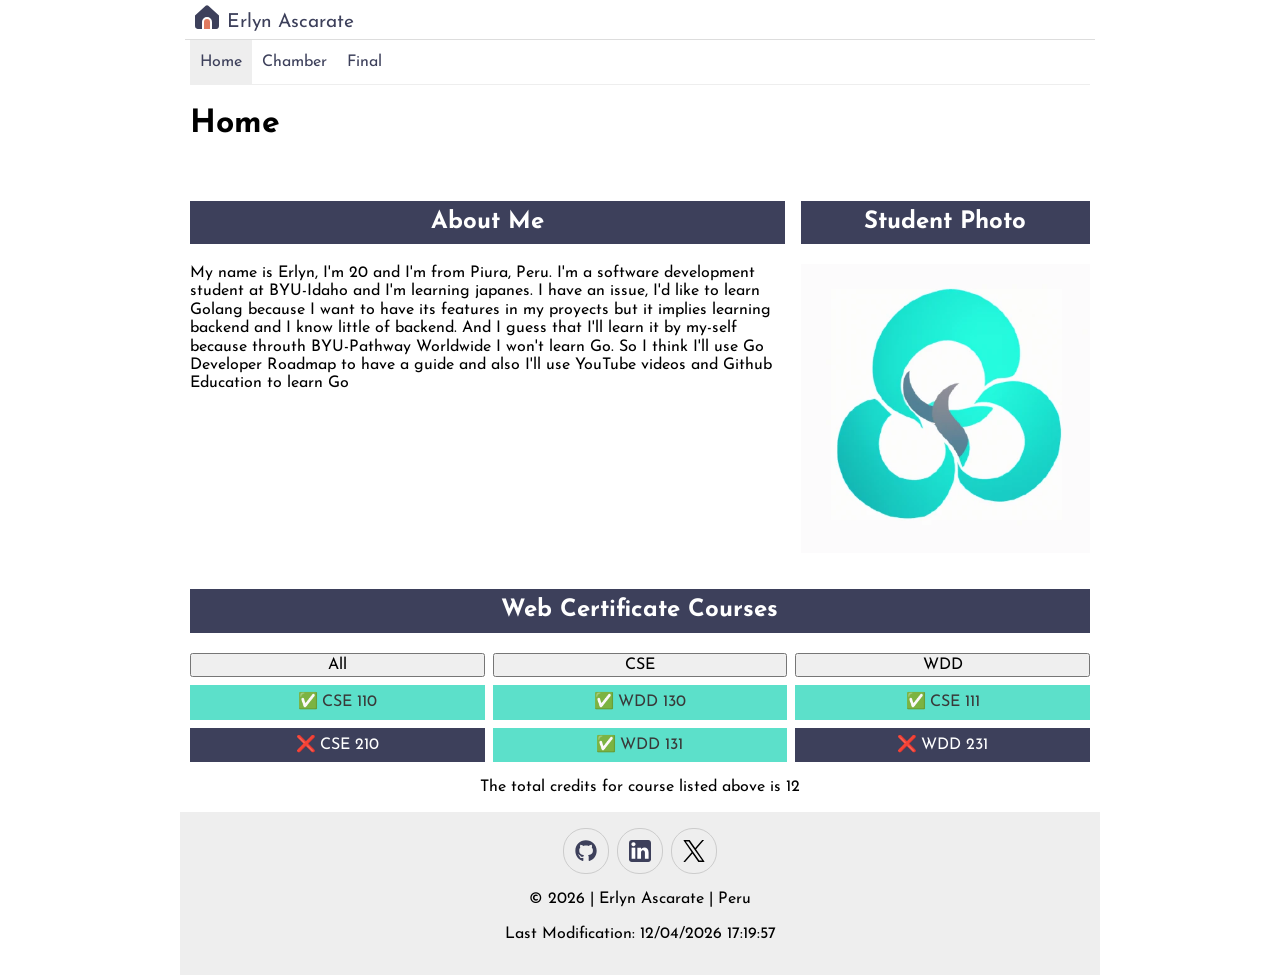
<file: index.html>
<!DOCTYPE html>
<html lang="en">
<head>
    <meta charset="UTF-8">
    <meta name="viewport" content="width=device-width, initial-scale=1.0">
    <title>Erlyn Ascarate</title>
    <meta property="og:title" content="Erlyn Ascarate">
    <meta property="og:description" content="Explore the courses I’ve completed and the ones I’m currently learning. Follow my journey of continuous learning, skill development, and professional growth">
    <meta property="og:image" content="images/profile.webp">
    <meta property="og:url" content="https://erlynascarate.github.io/wdd231/">
    <meta name="description" content="Explore the courses I’ve completed and the ones I’m currently learning. Follow my journey of continuous learning, skill development, and professional growth">
    <meta name="author" content="Erlyn Ascarate">
    <link rel="shortcut icon" href="favicon.ico" type="image/x-icon">
    <link rel="preconnect" href="https://fonts.googleapis.com">
    <link rel="preconnect" href="https://fonts.gstatic.com" crossorigin>
    <link href="https://fonts.googleapis.com/css2?family=Josefin+Sans:ital,wght@0,100..700;1,100..700&display=swap" rel="stylesheet">
    
    <link rel="stylesheet" href="styles/normalize.css">
    <link rel="stylesheet" href="styles/small.css">
    <link rel="stylesheet" href="styles/larger.css">

    <script src="scripts/navigation.js" defer></script>
    <script src="scripts/modal.js" defer></script>
    <script src="scripts/courses.js" defer></script>
    <script src="scripts/footer.js" defer></script>
</head>
<body>
    <header>
        <img src="images/home.svg" alt="Site Logo">
        <span>Erlyn Ascarate</span>
        <button id="ham-btn" class="hamburger" title="Menu"></button>
    </header>
    <nav id="nav-bar" class="navigation">
        <ul>
            <li class="current"><a href="#">Home</a></li>
            <li><a href="chamber/">Chamber</a></li>
            <li><a href="finalproject/">Final</a></li>
        </ul>
    </nav>
    <main>
        <h1>Home</h1>
        <section class="about">
            <h2>About Me</h2>
            <p>My name is Erlyn, I'm 20 and I'm from Piura, Peru. I'm a software development student at BYU-Idaho and I'm learning japanes. I have an issue, I'd like to learn Golang because I want to have its features in my proyects but it implies learning backend and I know little of backend. And I guess that I'll learn it by my-self because throuth BYU-Pathway Worldwide I won't learn Go. So I think I'll use Go Developer Roadmap to have a guide and also I'll use YouTube videos and Github Education to learn Go</p>
        </section>
        <section class="student-photo">
            <h2>Student Photo</h2>
            <img src="images/profile.webp" alt="Erlyn's logo" width="460" height="460">
        </section>
        <section class="courses-section">
            <h2>Web Certificate Courses</h2>
            <button id="all">All</button>
            <button id="cse">CSE</button>
            <button id="wdd">WDD</button>
            <div id="courses">
                
            </div>
            <p>The total credits for course listed above is <span id="totalCredits"></span></p>
        </section>
        <dialog id="course-details">
            
        </dialog>
    </main>
    <footer>
        <div class="social">
            <a href="https://github.com/erlynascarate" target="_blank">
                <img src="images/github.svg" alt="Erlyn Ascarate's GitHub" width="16" height="16">
            </a>
            <a href="https://www.linkedin.com/in/erlynascarate/" target="_blank">
                <img src="images/linkedin.svg" alt="Erlyn Ascarate's LinkedIn profile" width="16" height="16">
            </a>
            <a href="https://x.com/erlynascarate" target="_blank">
                <img src="images/twitter.svg" alt="Erlyn Ascarate's X" width="16" height="16">
            </a>
        </div>
        <p id="currentyear"></p>
        <p id="lastModified">Last Modified</p>
    </footer>
</body>
</html>
</file>
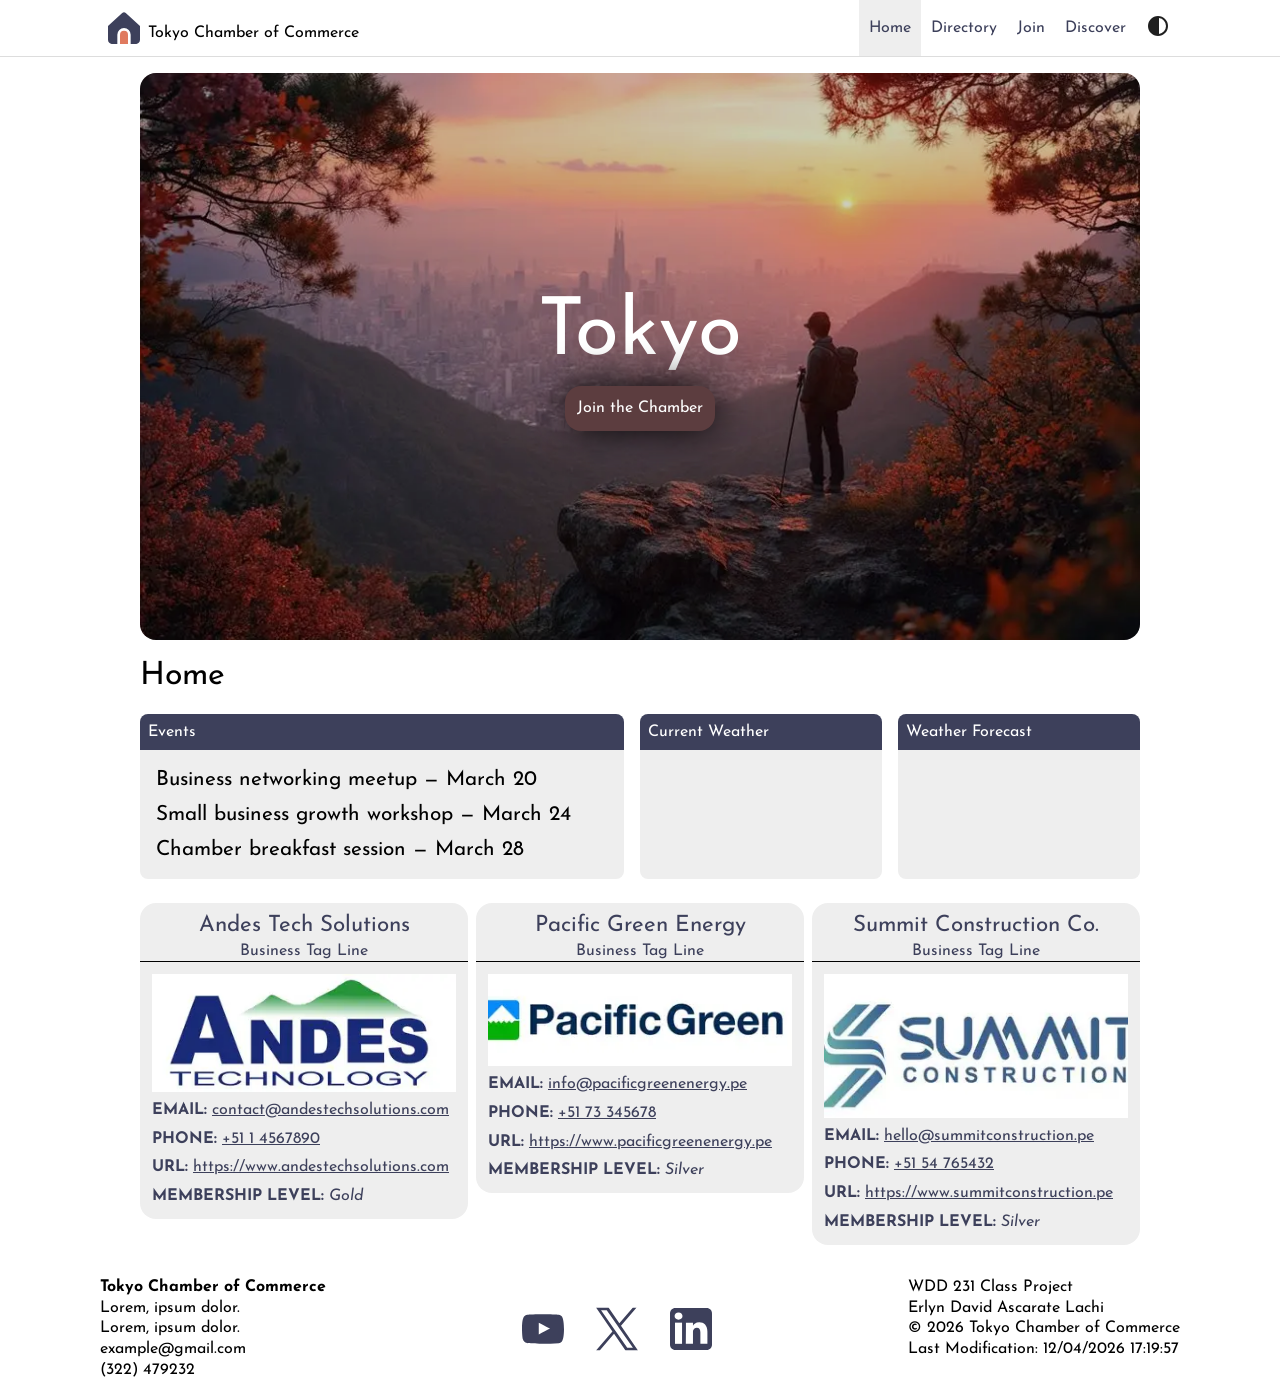
<file: chamber/index.html>
<!DOCTYPE html>
<html lang="en">

<head>
    <meta charset="UTF-8">
    <meta name="viewport" content="width=device-width, initial-scale=1.0">
    <title>Tokyo Chamber of Commerce</title>
    <meta property="og:title" content="Home Page">
    <meta property="og:description" content="Explore the Tokyo Chamber of Commerce for local events, current weather, and featured member businesses that support innovation, networking, and growth.">
    <meta property="og:image" content="https://erlynascarate.github.io/wdd231/chamber/images/hero.webp">
    <meta property="og:url" content="https://erlynascarate.github.io/wdd231/chamber/index.html">
    <meta name="description" content="Explore the Tokyo Chamber of Commerce for local events, current weather, and featured member businesses that support innovation, networking, and growth.">
    <meta name="author" content="Erlyn Ascarate">
    <link rel="shortcut icon" href="favicon.ico" type="image/x-icon">
    <link rel="preconnect" href="https://fonts.googleapis.com">
    <link rel="preconnect" href="https://fonts.gstatic.com" crossorigin>
    <link href="https://fonts.googleapis.com/css2?family=Josefin+Sans:ital,wght@0,100..700;1,100..700&display=swap"
        rel="stylesheet">
    <link rel="stylesheet" href="styles/reset.css">
    <link rel="stylesheet" href="styles/small.css">
    <link rel="stylesheet" href="styles/larger.css">
    <script src="scripts/navigation.js" defer></script>
    <script src="scripts/weather.js" defer></script>
    <script src="scripts/businesses.js" defer></script>
    <script src="scripts/footer.js" defer></script>
</head>

<body>
    <header>
        <div class="header">
            <div>
                <img src="images/home.svg" alt="Site Logo">
                <h1>Tokyo Chamber of Commerce</h1>
            </div>
            <button id="ham-btn" class="hamburger" title="Menu"></button>
        </div>
        <nav id="nav-bar" class="navigation">
            <ul>
                <li class="current"><a href="#">Home</a></li>
                <li><a href="directory.html">Directory</a></li>
                <li><a href="join.html">Join</a></li>
                <li><a href="discover.html">Discover</a></li>
            </ul>
            <button title="Change the contrast">
                <svg xmlns="http://www.w3.org/2000/svg" height="24px" viewBox="0 -960 960 960" width="24px"
                    fill="#1f1f1f">
                    <path
                        d="M324-111.5Q251-143 197-197t-85.5-127Q80-397 80-480t31.5-156Q143-709 197-763t127-85.5Q397-880 480-880t156 31.5Q709-817 763-763t85.5 127Q880-563 880-480t-31.5 156Q817-251 763-197t-127 85.5Q563-80 480-80t-156-31.5ZM520-163q119-15 199.5-104.5T800-480q0-123-80.5-212.5T520-797v634Z" />
                </svg>
            </button>
        </nav>
    </header>
    <main>
        <section class="hero">
            <img src="images/hero.webp" alt="Tokyo | Hero image">
            <div>
                <h2>Tokyo</h2>
                <a href="join.html">Join the Chamber</a>
            </div>
        </section>
        <section class="home">
            <h2>Home</h2>
            <div class="home-card">
                <h3>Events</h3>
                <div id="container-events">
                    <p>Business networking meetup — March 20</p>
                    <p>Small business growth workshop — March 24</p>
                    <p>Chamber breakfast session — March 28</p>
                </div>
            </div>
            <div class="home-card">
                <h3>Current Weather</h3>
                <div id="container-weather">

                </div>
            </div>
            <div class="home-card">
                <h3>Weather Forecast</h3>
                <div id="container-forecast">
                    
                </div>
            </div>
        </section>
        <section id="businesses">

        </section>
    </main>
    <footer>
        <div>
            <p>Tokyo Chamber of Commerce</p>
            <p>Lorem, ipsum dolor.</p>
            <p>Lorem, ipsum dolor.</p>
            <p>example@gmail.com</p>
            <p>(322) 479232</p>
        </div>
        <div class="social-media">
            <img src="images/youtube.svg" alt="Youtube icon">
            <img src="images/twitter.svg" alt="Twitter icon">
            <img src="images/linkedin.svg" alt="LinkedIn icon">
        </div>
        <div>
            <p>WDD 231 Class Project</p>
            <p>Erlyn David Ascarate Lachi</p>
            <p>
                &copy;
                <span id="currentyear"></span>
                Tokyo Chamber of Commerce
            </p>
            <p id="lastModified"></p>
        </div>
    </footer>
</body>

</html>
</file>
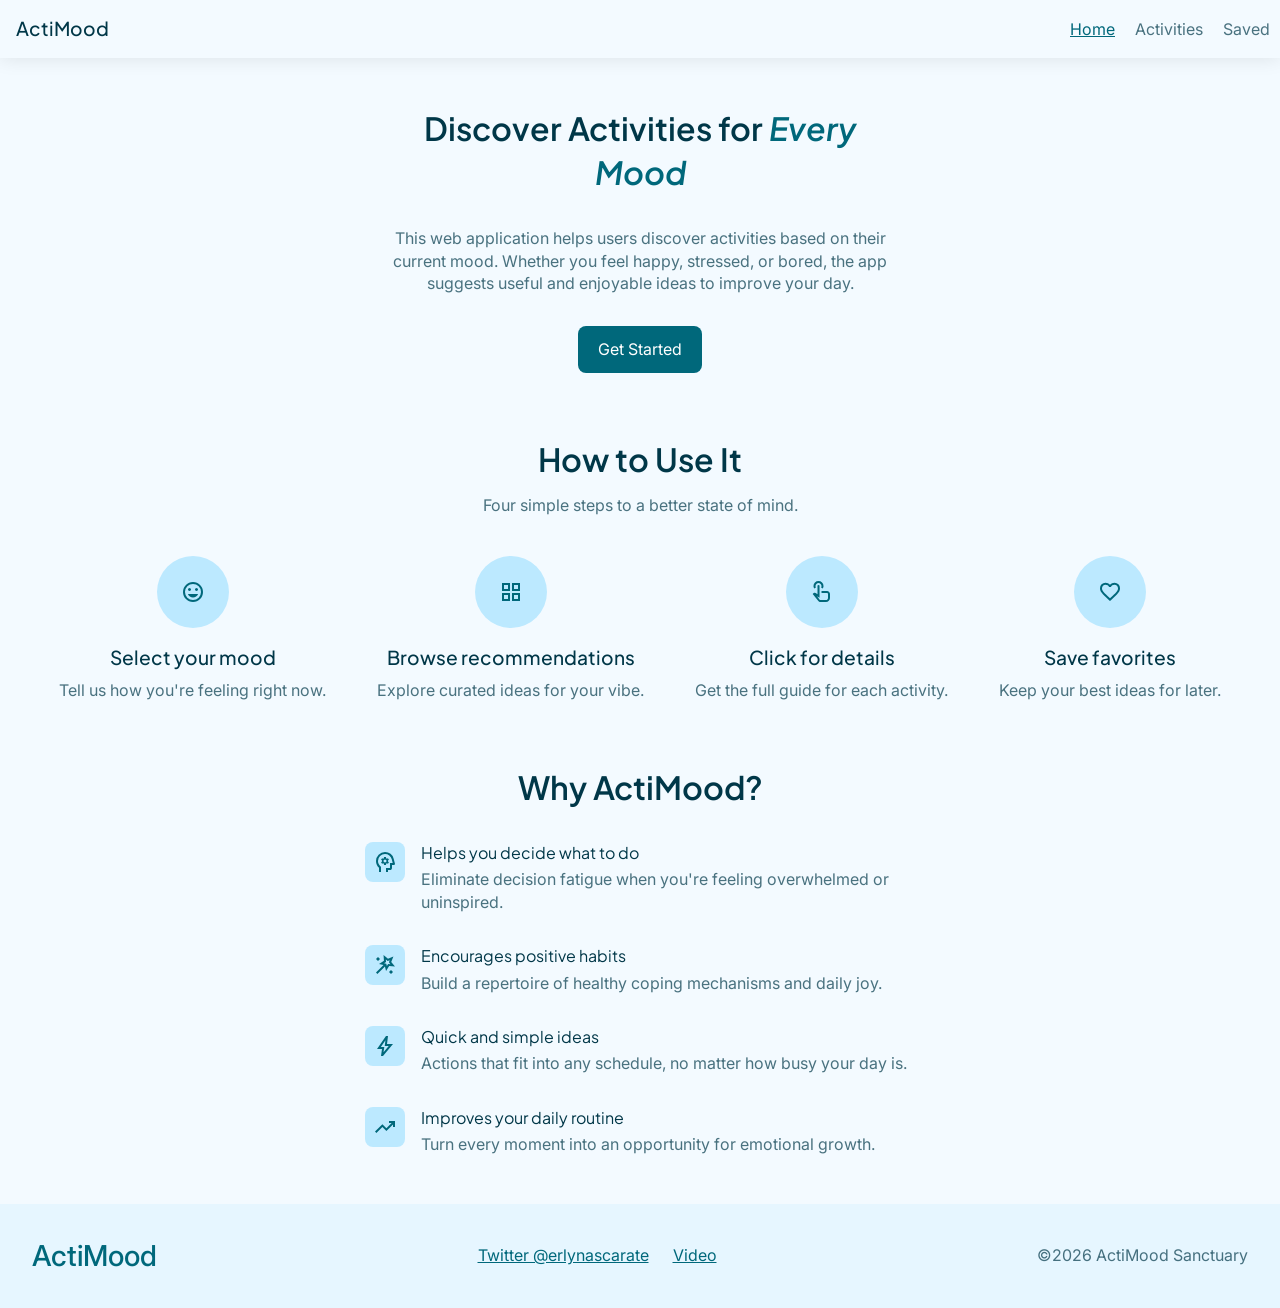
<file: finalproject/index.html>
<!DOCTYPE html>
<html lang="en">
<head>
    <meta charset="UTF-8">
    <meta name="viewport" content="width=device-width, initial-scale=1.0">
    <title>ActiMood</title>
    <meta name="description"
        content="">
    <meta name="author" content="Erlyn Ascarate">
    <link rel="preconnect" href="https://fonts.googleapis.com">
    <link rel="preconnect" href="https://fonts.gstatic.com" crossorigin>
    <link href="https://fonts.googleapis.com/css2?family=Inter:ital,opsz,wght@0,14..32,100..900;1,14..32,100..900&family=Plus+Jakarta+Sans:ital,wght@0,200..800;1,200..800&display=swap" rel="stylesheet">
    <link rel="stylesheet" href="styles/reset.css">
    <link rel="stylesheet" href="styles/small.css">
    <link rel="stylesheet" href="styles/larger.css">
    <script src="scripts/navigation.js" defer></script>
    <script src="scripts/footer.js" defer></script>
</head>
<body>
    <header>
        <div class="header">
            <h1>ActiMood</h1>
            <button id="ham-btn" class="hamburger" title="Menu"></button>
        </div>
        <nav id="nav-bar" class="navigation">
            <ul>
                <li class="current"><a href="#">Home</a></li>
                <li><a href="activities.html">Activities</a></li>
                <li><a href="saved.html">Saved</a></li>
            </ul>
        </nav>
    </header>
    <main>
        <section class="hero">
            <h2>Discover Activities for <span>Every Mood</span></h2>
            <p>This web application helps users discover activities based on their current mood. Whether you feel happy, stressed, or bored, the app suggests useful and enjoyable ideas to improve your day.</p>
            <a href="activities.html">Get Started</a>
        </section>
        <section class="how">
            <h2>How to Use It</h2>
            <p>Four simple steps to a better state of mind.</p>
            <div class="steps">
                <div>
                    <span>
                        <svg xmlns="http://www.w3.org/2000/svg" height="24px" viewBox="0 -960 960 960" width="24px" fill="#00687b"><path d="M620-520q25 0 42.5-17.5T680-580q0-25-17.5-42.5T620-640q-25 0-42.5 17.5T560-580q0 25 17.5 42.5T620-520Zm-280 0q25 0 42.5-17.5T400-580q0-25-17.5-42.5T340-640q-25 0-42.5 17.5T280-580q0 25 17.5 42.5T340-520Zm263.5 221.5Q659-337 684-400H276q25 63 80.5 101.5T480-260q68 0 123.5-38.5ZM324-111.5Q251-143 197-197t-85.5-127Q80-397 80-480t31.5-156Q143-709 197-763t127-85.5Q397-880 480-880t156 31.5Q709-817 763-763t85.5 127Q880-563 880-480t-31.5 156Q817-251 763-197t-127 85.5Q563-80 480-80t-156-31.5ZM480-480Zm227 227q93-93 93-227t-93-227q-93-93-227-93t-227 93q-93 93-93 227t93 227q93 93 227 93t227-93Z"/></svg>
                    </span>
                    <h3>Select your mood</h3>
                    <p>Tell us how you're feeling right now.</p>
                </div>
                <div>
                    <span>
                        <svg xmlns="http://www.w3.org/2000/svg" height="24px" viewBox="0 -960 960 960" width="24px" fill="#00687b"><path d="M120-520v-320h320v320H120Zm0 400v-320h320v320H120Zm400-400v-320h320v320H520Zm0 400v-320h320v320H520ZM200-600h160v-160H200v160Zm400 0h160v-160H600v160Zm0 400h160v-160H600v160Zm-400 0h160v-160H200v160Zm400-400Zm0 240Zm-240 0Zm0-240Z"/></svg>
                    </span>
                    <h3>Browse recommendations</h3>
                    <p>Explore curated ideas for your vibe.</p>
                </div>
                <div>
                    <span>
                        <svg xmlns="http://www.w3.org/2000/svg" height="24px" viewBox="0 -960 960 960" width="24px" fill="#00687b"><path d="M419-80q-28 0-52.5-12T325-126L107-403l19-20q20-21 48-25t52 11l74 45v-328q0-17 11.5-28.5T340-760q17 0 29 11.5t12 28.5v472l-97-60 104 133q6 7 14 11t17 4h221q33 0 56.5-23.5T720-240v-160q0-17-11.5-28.5T680-440H461v-80h219q50 0 85 35t35 85v160q0 66-47 113T640-80H419ZM167-620q-13-22-20-47.5t-7-52.5q0-83 58.5-141.5T340-920q83 0 141.5 58.5T540-720q0 27-7 52.5T513-620l-69-40q8-14 12-28.5t4-31.5q0-50-35-85t-85-35q-50 0-85 35t-35 85q0 17 4 31.5t12 28.5l-69 40Zm335 280Z"/></svg>
                    </span>
                    <h3>Click for details</h3>
                    <p>Get the full guide for each activity.</p>
                </div>
                <div>
                    <span>
                        <svg xmlns="http://www.w3.org/2000/svg" height="24px" viewBox="0 -960 960 960" width="24px" fill="#00687b"><path d="m480-120-58-52q-101-91-167-157T150-447.5Q111-500 95.5-544T80-634q0-94 63-157t157-63q52 0 99 22t81 62q34-40 81-62t99-22q94 0 157 63t63 157q0 46-15.5 90T810-447.5Q771-395 705-329T538-172l-58 52Zm0-108q96-86 158-147.5t98-107q36-45.5 50-81t14-70.5q0-60-40-100t-100-40q-47 0-87 26.5T518-680h-76q-15-41-55-67.5T300-774q-60 0-100 40t-40 100q0 35 14 70.5t50 81q36 45.5 98 107T480-228Zm0-273Z"/></svg>
                    </span>
                    <h3>Save favorites</h3>
                    <p>Keep your best ideas for later.</p>
                </div>
            </div>
        </section>        
        <section class="why">
            <h2>Why ActiMood?</h2>
            <div>
                <span>
                    <svg xmlns="http://www.w3.org/2000/svg" height="24px" viewBox="0 -960 960 960" width="24px" fill="#00687b"><path d="M240-80v-172q-57-52-88.5-121.5T120-520q0-150 105-255t255-105q125 0 221.5 73.5T827-615l52 205q5 19-7 34.5T840-360h-80v120q0 33-23.5 56.5T680-160h-80v80h-80v-160h160v-200h108l-38-155q-23-91-98-148t-172-57q-116 0-198 81t-82 197q0 60 24.5 114t69.5 96l26 24v208h-80Zm254-360Zm-54 80h80l6-50q8-3 14.5-7t11.5-9l46 20 40-68-40-30q2-8 2-16t-2-16l40-30-40-68-46 20q-5-5-11.5-9t-14.5-7l-6-50h-80l-6 50q-8 3-14.5 7t-11.5 9l-46-20-40 68 40 30q-2 8-2 16t2 16l-40 30 40 68 46-20q5 5 11.5 9t14.5 7l6 50Zm-2.5-117.5Q420-495 420-520t17.5-42.5Q455-580 480-580t42.5 17.5Q540-545 540-520t-17.5 42.5Q505-460 480-460t-42.5-17.5Z"/></svg>
                </span>
                <h3>Helps you decide what to do</h3>
                <p>Eliminate decision fatigue when you're feeling overwhelmed or uninspired.</p>
            </div>
            <div>
                <span>
                    <svg xmlns="http://www.w3.org/2000/svg" height="24px" viewBox="0 -960 960 960" width="24px" fill="#00687b"><path d="m176-120-56-56 301-302-181-45 198-123-17-234 179 151 216-88-87 217 151 178-234-16-124 198-45-181-301 301Zm24-520-80-80 80-80 80 80-80 80Zm355 197 48-79 93 7-60-71 35-86-86 35-71-59 7 92-79 49 90 22 23 90Zm165 323-80-80 80-80 80 80-80 80ZM569-570Z"/></svg>
                </span>
                <h3>Encourages positive habits</h3>
                <p>Build a repertoire of healthy coping mechanisms and daily joy.</p>
            </div>
            <div>
                <span>
                    <svg xmlns="http://www.w3.org/2000/svg" height="24px" viewBox="0 -960 960 960" width="24px" fill="#00687b"><path d="m422-232 207-248H469l29-227-185 267h139l-30 208ZM320-80l40-280H160l360-520h80l-40 320h240L400-80h-80Zm151-390Z"/></svg>
                </span>
                <h3>Quick and simple ideas</h3>
                <p>Actions that fit into any schedule, no matter how busy your day is.</p>
            </div>
            <div>
                <span>
                    <svg xmlns="http://www.w3.org/2000/svg" height="24px" viewBox="0 -960 960 960" width="24px" fill="#00687b"><path d="m136-240-56-56 296-298 160 160 208-206H640v-80h240v240h-80v-104L536-320 376-480 136-240Z"/></svg>
                </span>
                <h3>Improves your daily routine</h3>
                <p>Turn every moment into an opportunity for emotional growth.</p>
            </div>
        </section>
    </main>
    <footer>
        <p class="title">ActiMood</p>
        <div>
            <a href="https://x.com/erlynascarate/" target="_blank" rel="noopener noreferrer">Twitter @erlynascarate</a>
            <a href="#">Video</a>
        </div>
        <p id="currentyear"></p>
    </footer>
</body>
</html>
</file>
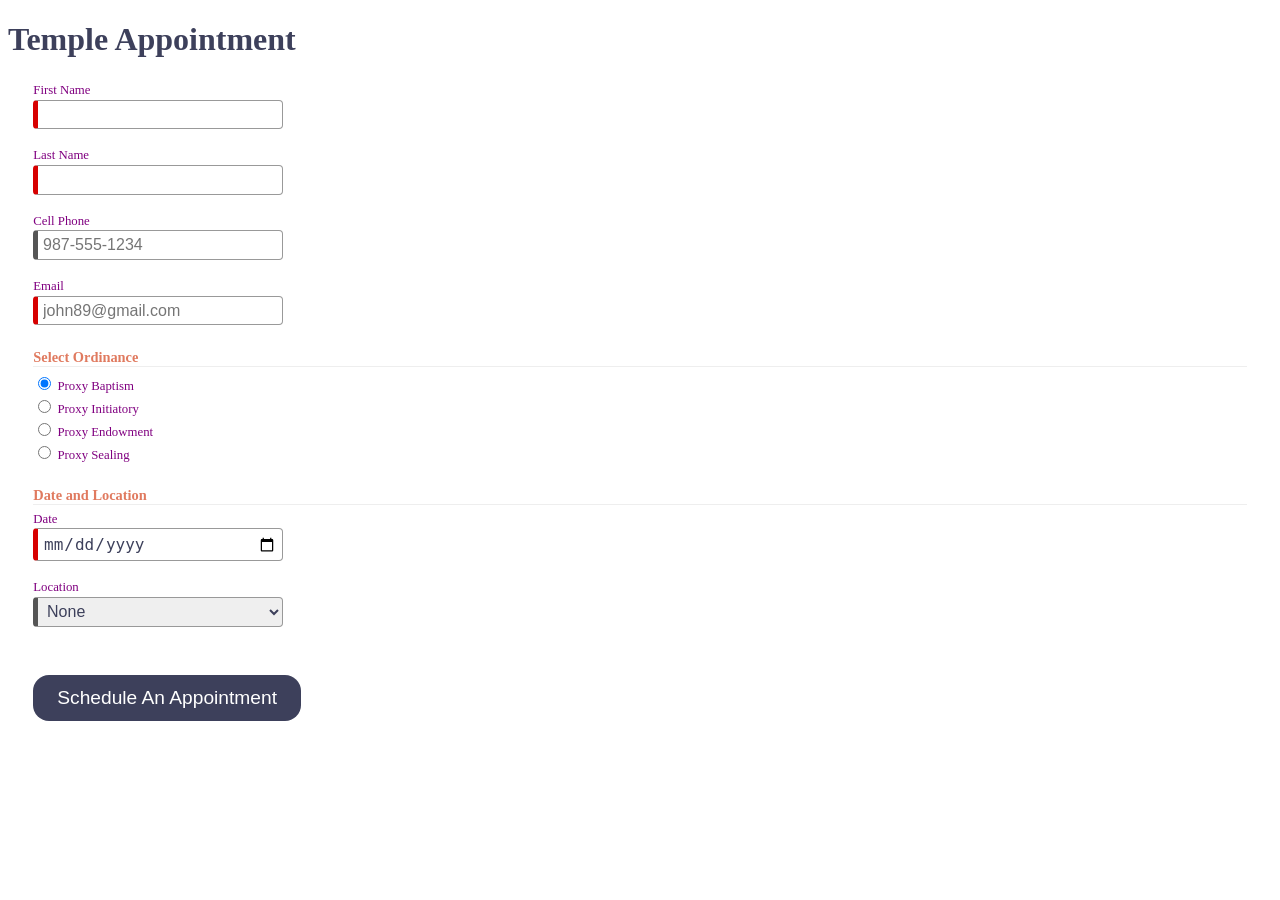
<file: start-here/index.html>
<!DOCTYPE html>
<html lang="en">

<head>
  <meta charset="UTF-8">
  <meta name="viewport" content="width=device-width, initial-scale=1.0">
  <meta name="description" content="Web Lab Start File">
  <meta name="author" content="Paul Cheney">

  <link rel="stylesheet" href="styles/small.css">
  <link rel="stylesheet" href="styles/large.css">

  <title>Web Lab Start File</title>
</head>

<body>

  <main>
    <h1>Temple Appointment</h1>

    <form method="GET" action="thanks.html" class="designOne">
      <label>First Name <input type="text" name="first" required autocomplete="given-name" title="Your First Name"></label>
        <label>Last Name <input type="text" name="last" required autocomplete="family-name" title="Your Last Name"></label>
        <label>Cell Phone <input type="tel" name="phone"  autocomplete="tel" title="A Phone Number with dashes" placeholder="987-555-1234" ></label>
        <label>Email <input type="email" name="email" required placeholder="john89@gmail.com"  title="Your Email" autocomplete="email"></label>
  

        <h3>Select Ordinance</h3>
        <label><input type="radio" name="ordinance" value="Baptism" checked> Proxy Baptism</label>
        <label><input type="radio" name="ordinance" value="Initiatory"> Proxy Initiatory</label>
        <label><input type="radio" name="ordinance" value="Endowment"> Proxy Endowment</label>
        <label><input type="radio" name="ordinance" value="Sealing"> Proxy Sealing</label>

        
        <h3>Date and Location</h3>
        <label>Date <input type="date" name="date" required></label>

        <label>Location
          <select name="location" required>
            <option value="">None</option>
            <option value="Payson">Payson</option>
            <option value="Orem">Orem</option>
            <option value="Provo City Center">Provo City Center</option>
        </label>

        <input type="submit" value="Schedule An Appointment">
    </form>

    
  </main>

</body>
</html>
</file>
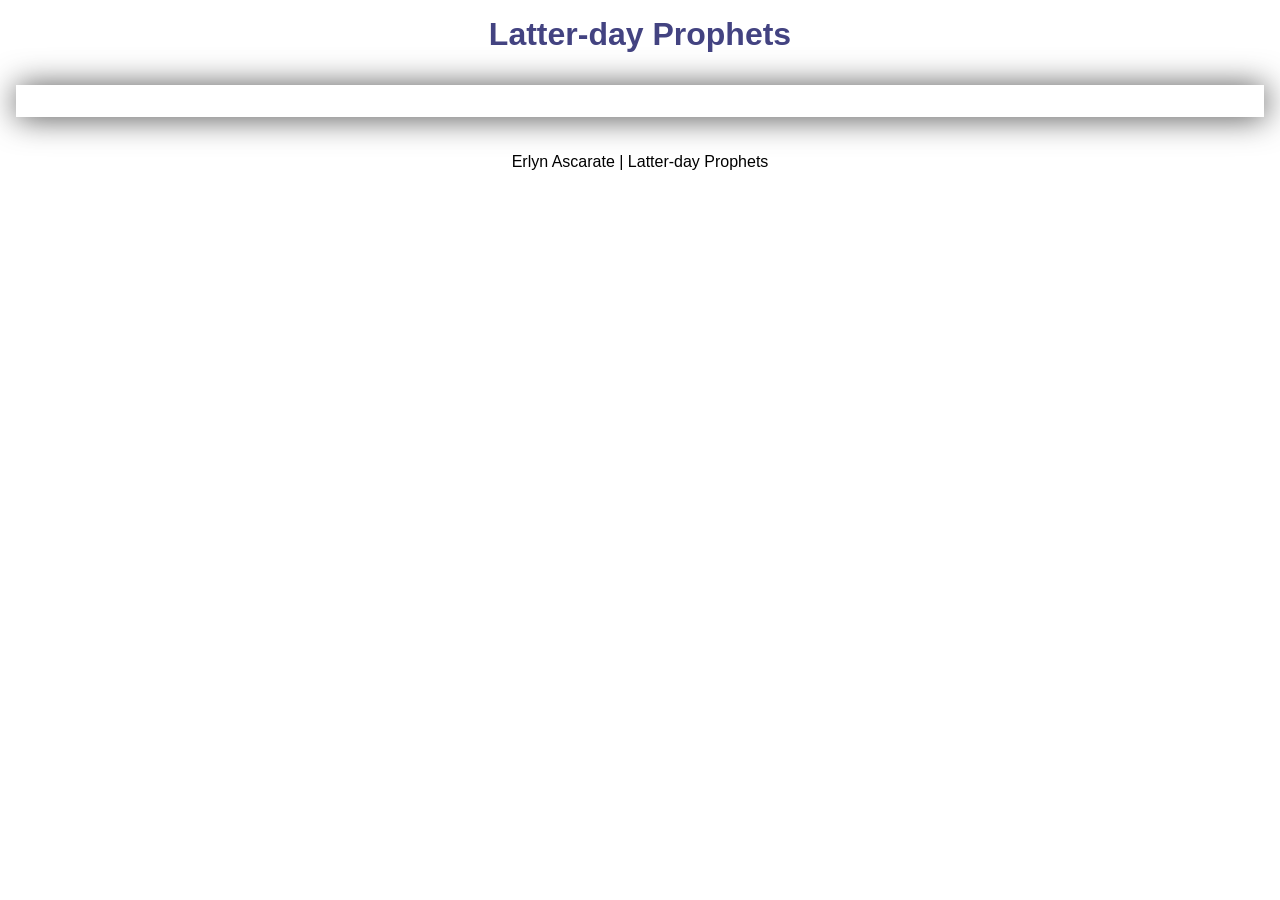
<file: prophets.html>
<!DOCTYPE html>
<html lang="en">
<head>
    <meta charset="UTF-8">
    <meta name="viewport" content="width=device-width, initial-scale=1.0">
    <title>Prophets</title>
    <link rel="stylesheet" href="styles/prophets.css">
    <script src="scripts/prophets.js" defer></script>
</head>
<body>
    <header>
        <h1>Latter-day Prophets</h1>
    </header>
    <main>
        <div id="cards"></div>
    </main>
    <footer>
        Erlyn Ascarate | Latter-day Prophets
    </footer>
</body>
</html>
</file>
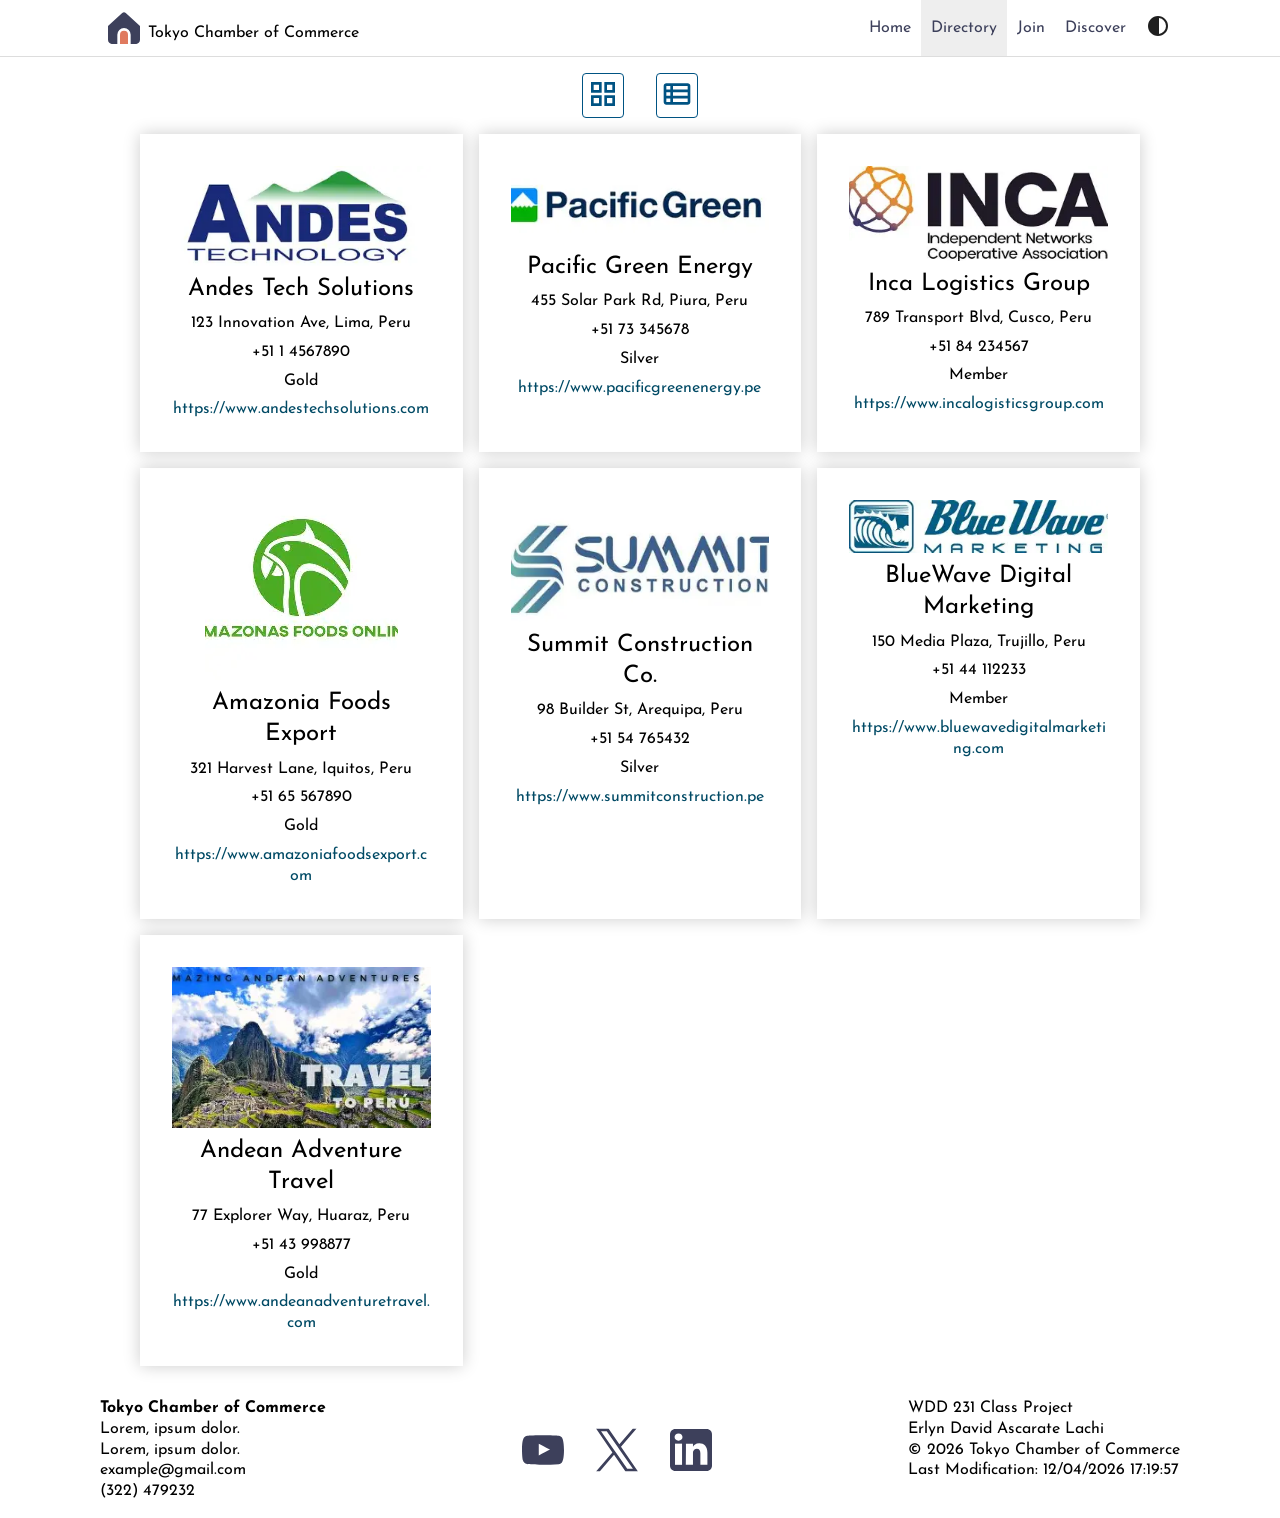
<file: chamber/directory.html>
<!DOCTYPE html>
<html lang="en">
<head>
    <meta charset="UTF-8">
    <meta name="viewport" content="width=device-width, initial-scale=1.0">
    <title>Directory | Tokyo Chamber of Commerce</title>
    <meta property="og:title" content="Directory">
    <meta property="og:description" content="Explore the Tokyo Chamber of Commerce directory to find member businesses, contact details, and community profiles">
    <meta property="og:image" content="https://erlynascarate.github.io/wdd231/chamber/images/hero.webp">
    <meta property="og:url" content="https://erlynascarate.github.io/wdd231/chamber/directory.html">
    <meta name="description" content="Explore the Tokyo Chamber of Commerce directory to find member businesses, contact details, and community profiles">
    <meta name="author" content="Erlyn Ascarate">
    <link rel="shortcut icon" href="favicon.ico" type="image/x-icon">
    <link rel="preconnect" href="https://fonts.googleapis.com">
    <link rel="preconnect" href="https://fonts.gstatic.com" crossorigin>
    <link href="https://fonts.googleapis.com/css2?family=Josefin+Sans:ital,wght@0,100..700;1,100..700&display=swap" rel="stylesheet">
    <link rel="stylesheet" href="styles/reset.css">
    <link rel="stylesheet" href="styles/small.css">
    <link rel="stylesheet" href="styles/larger.css">
    <script src="scripts/navigation.js" defer></script>
    <script src="scripts/grid-list.js" defer></script>
    <script src="scripts/members.js" defer></script>
    <script src="scripts/footer.js" defer></script>
</head>
<body>
    <header>
        <div class="header">
            <div>
                <img src="images/home.svg" alt="Site Logo">
                <h1>Tokyo Chamber of Commerce</h1>
            </div>
            <button id="ham-btn" class="hamburger" title="Menu"></button>
        </div>
        <nav id="nav-bar" class="navigation">
            <ul>
                <li><a href="index.html">Home</a></li>
                <li class="current"><a href="#">Directory</a></li>
                <li><a href="join.html">Join</a></li>
                <li><a href="discover.html">Discover</a></li>
            </ul>
            <button title="Change the contrast">
                <svg xmlns="http://www.w3.org/2000/svg" height="24px" viewBox="0 -960 960 960" width="24px" fill="#1f1f1f"><path d="M324-111.5Q251-143 197-197t-85.5-127Q80-397 80-480t31.5-156Q143-709 197-763t127-85.5Q397-880 480-880t156 31.5Q709-817 763-763t85.5 127Q880-563 880-480t-31.5 156Q817-251 763-197t-127 85.5Q563-80 480-80t-156-31.5ZM520-163q119-15 199.5-104.5T800-480q0-123-80.5-212.5T520-797v634Z"/></svg>
            </button>
        </nav>
    </header>
    <main>
        <section>
            <div class="menu">
                <button id="grid" title="Grid View">
                    <svg xmlns="http://www.w3.org/2000/svg" height="24px" viewBox="0 -960 960 960" width="24px" fill="#005383"><path d="M120-520v-320h320v320H120Zm0 400v-320h320v320H120Zm400-400v-320h320v320H520Zm0 400v-320h320v320H520ZM200-600h160v-160H200v160Zm400 0h160v-160H600v160Zm0 400h160v-160H600v160Zm-400 0h160v-160H200v160Zm400-400Zm0 240Zm-240 0Zm0-240Z"/></svg>
                </button>
		        <button id="list" title="List View">
                    <svg xmlns="http://www.w3.org/2000/svg" height="24px" viewBox="0 -960 960 960" width="24px" fill="#005383"><path d="M360-240h440v-107H360v107ZM160-613h120v-107H160v107Zm0 187h120v-107H160v107Zm0 186h120v-107H160v107Zm200-186h440v-107H360v107Zm0-187h440v-107H360v107ZM160-160q-33 0-56.5-23.5T80-240v-480q0-33 23.5-56.5T160-800h640q33 0 56.5 23.5T880-720v480q0 33-23.5 56.5T800-160H160Z"/></svg>
                </button>
            </div>
            <div id="container" class="grid">

            </div>
        </section>
    </main>
    <footer>
        <div>
            <p>Tokyo Chamber of Commerce</p>
            <p>Lorem, ipsum dolor.</p>
            <p>Lorem, ipsum dolor.</p>
            <p>example@gmail.com</p>
            <p>(322) 479232</p>
        </div>
        <div class="social-media">
            <img src="images/youtube.svg" alt="Youtube icon">
            <img src="images/twitter.svg" alt="Twitter icon">
            <img src="images/linkedin.svg" alt="LinkedIn icon">
        </div>
        <div>
            <p>WDD 231 Class Project</p>
            <p>Erlyn David Ascarate Lachi</p>
            <p>
                &copy;
                <span id="currentyear"></span>
                Tokyo Chamber of Commerce
            </p>
            <p id="lastModified"></p>
        </div>
    </footer>
</body>
</html>
</file>
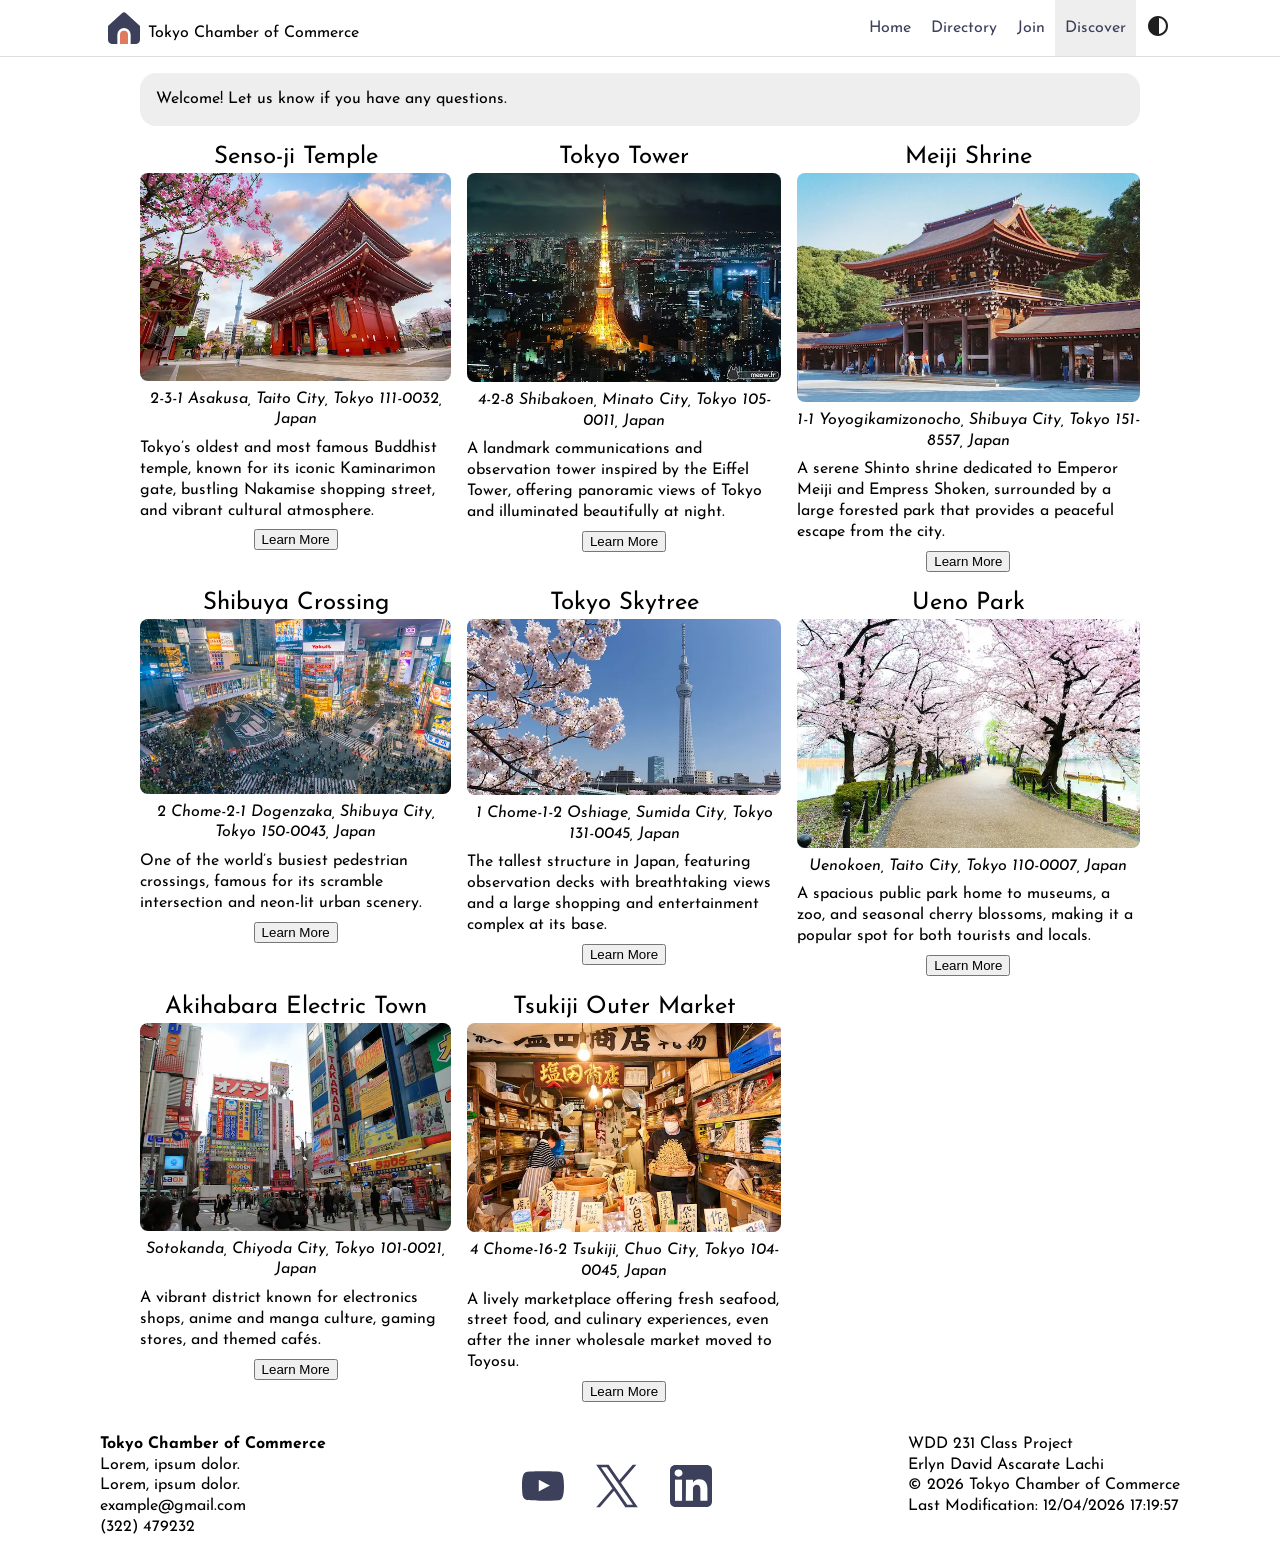
<file: chamber/discover.html>
<!DOCTYPE html>
<html lang="en">

<head>
    <meta charset="UTF-8">
    <meta name="viewport" content="width=device-width, initial-scale=1.0">
    <title>Discover | Tokyo Chamber of Commerce</title>
    <meta property="og:title" content="Discover">
    <meta property="og:description" content="Discover Tokyo business districts, cultural attractions, and member locations with local insights from the Tokyo Chamber of Commerce.">
    <meta property="og:image" content="https://erlynascarate.github.io/wdd231/chamber/images/hero.webp">
    <meta property="og:url" content="https://erlynascarate.github.io/wdd231/chamber/discover.html">
    <meta name="description" content="Discover Tokyo business districts, cultural attractions, and member locations with local insights from the Tokyo Chamber of Commerce.">
    <meta name="author" content="Erlyn Ascarate">
    <link rel="shortcut icon" href="favicon.ico" type="image/x-icon">
    <link rel="preconnect" href="https://fonts.googleapis.com">
    <link rel="preconnect" href="https://fonts.gstatic.com" crossorigin>
    <link href="https://fonts.googleapis.com/css2?family=Josefin+Sans:ital,wght@0,100..700;1,100..700&display=swap"
        rel="stylesheet">
    <link rel="stylesheet" href="styles/reset.css">
    <link rel="stylesheet" href="styles/small.css">
    <link rel="stylesheet" href="styles/medium.css">
    <link rel="stylesheet" href="styles/larger.css">
    <script src="scripts/navigation.js" defer></script>
    <script type="module" src="scripts/discover.js"></script>
    <script src="scripts/footer.js" defer></script>
</head>

<body>
    <header>
        <div class="header">
            <div>
                <img src="images/home.svg" alt="Site Logo">
                <h1>Tokyo Chamber of Commerce</h1>
            </div>
            <button id="ham-btn" class="hamburger" title="Menu"></button>
        </div>
        <nav id="nav-bar" class="navigation">
            <ul>
                <li><a href="index.html">Home</a></li>
                <li><a href="directory.html">Directory</a></li>
                <li><a href="join.html">Join</a></li>
                <li class="current"><a href="#">Discover</a></li>
            </ul>
            <button title="Change the contrast">
                <svg xmlns="http://www.w3.org/2000/svg" height="24px" viewBox="0 -960 960 960" width="24px"
                    fill="#1f1f1f">
                    <path
                        d="M324-111.5Q251-143 197-197t-85.5-127Q80-397 80-480t31.5-156Q143-709 197-763t127-85.5Q397-880 480-880t156 31.5Q709-817 763-763t85.5 127Q880-563 880-480t-31.5 156Q817-251 763-197t-127 85.5Q563-80 480-80t-156-31.5ZM520-163q119-15 199.5-104.5T800-480q0-123-80.5-212.5T520-797v634Z" />
                </svg>
            </button>
        </nav>
    </header>
    <main>
        <p id="last-visit">
            
        </p>
        <section id="places">
            
        </section>
    </main>
    <footer>
        <div>
            <p>Tokyo Chamber of Commerce</p>
            <p>Lorem, ipsum dolor.</p>
            <p>Lorem, ipsum dolor.</p>
            <p>example@gmail.com</p>
            <p>(322) 479232</p>
        </div>
        <div class="social-media">
            <img src="images/youtube.svg" alt="Youtube icon">
            <img src="images/twitter.svg" alt="Twitter icon">
            <img src="images/linkedin.svg" alt="LinkedIn icon">
        </div>
        <div>
            <p>WDD 231 Class Project</p>
            <p>Erlyn David Ascarate Lachi</p>
            <p>
                &copy;
                <span id="currentyear"></span>
                Tokyo Chamber of Commerce
            </p>
            <p id="lastModified"></p>
        </div>
    </footer>
</body>

</html>
</file>
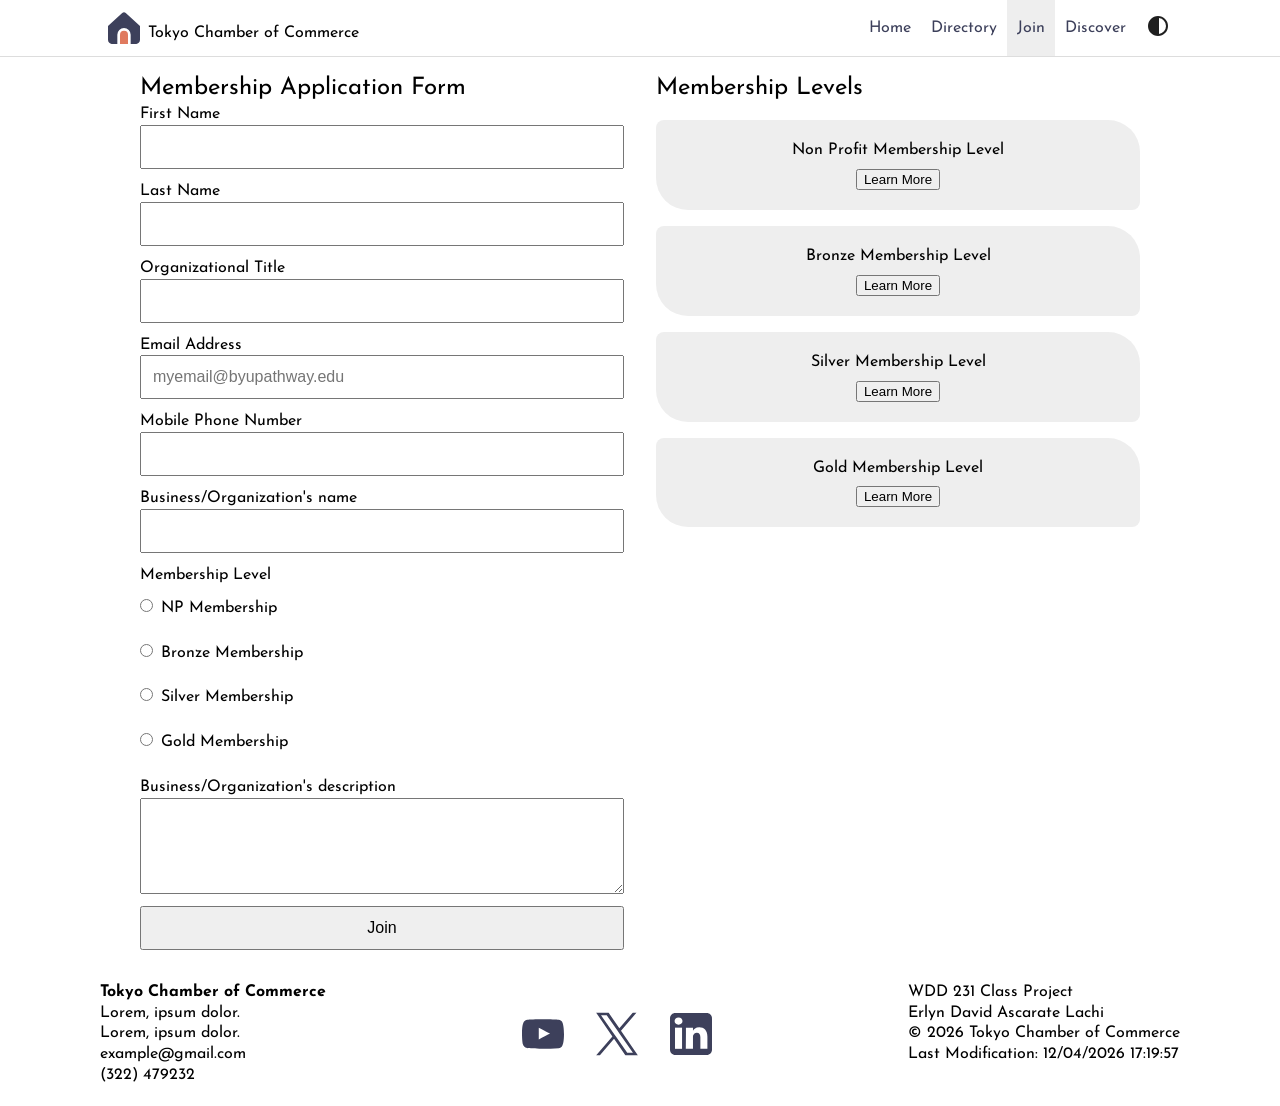
<file: chamber/join.html>
<!DOCTYPE html>
<html lang="en">
<head>
    <meta charset="UTF-8">
    <meta name="viewport" content="width=device-width, initial-scale=1.0">
    <title>Join | Tokyo Chamber of Commerce</title>
    <meta property="og:title" content="Join">
    <meta property="og:description" content="Join the Chamber of Commerce to connect with local businesses, access valuable resources, and grow your network">
    <meta property="og:image" content="https://erlynascarate.github.io/wdd231/chamber/images/hero.webp">
    <meta property="og:url" content="https://erlynascarate.github.io/wdd231/chamber/join.html">
    <meta name="description" content="Join the Chamber of Commerce to connect with local businesses, access valuable resources, and grow your network">
    <meta name="author" content="Erlyn Ascarate">
    <link rel="shortcut icon" href="favicon.ico" type="image/x-icon">
    <link rel="preconnect" href="https://fonts.googleapis.com">
    <link rel="preconnect" href="https://fonts.gstatic.com" crossorigin>
    <link href="https://fonts.googleapis.com/css2?family=Josefin+Sans:ital,wght@0,100..700;1,100..700&display=swap" rel="stylesheet">
    <link rel="stylesheet" href="styles/reset.css">
    <link rel="stylesheet" href="styles/small.css">
    <link rel="stylesheet" href="styles/larger.css">
    <script src="scripts/navigation.js" defer></script>
    <script src="scripts/join.js" defer></script>
    <script src="scripts/footer.js" defer></script>
</head>
<body>
    <header>
        <div class="header">
            <div>
                <img src="images/home.svg" alt="Site Logo">
                <h1>Tokyo Chamber of Commerce</h1>
            </div>
            <button id="ham-btn" class="hamburger" title="Menu"></button>
        </div>
        <nav id="nav-bar" class="navigation">
            <ul>
                <li><a href="index.html">Home</a></li>
                <li><a href="directory.html">Directory</a></li>
                <li class="current"><a href="#">Join</a></li>
                <li><a href="discover.html">Discover</a></li>
            </ul>
            <button title="Change the contrast">
                <svg xmlns="http://www.w3.org/2000/svg" height="24px" viewBox="0 -960 960 960" width="24px" fill="#1f1f1f"><path d="M324-111.5Q251-143 197-197t-85.5-127Q80-397 80-480t31.5-156Q143-709 197-763t127-85.5Q397-880 480-880t156 31.5Q709-817 763-763t85.5 127Q880-563 880-480t-31.5 156Q817-251 763-197t-127 85.5Q563-80 480-80t-156-31.5ZM520-163q119-15 199.5-104.5T800-480q0-123-80.5-212.5T520-797v634Z"/></svg>
            </button>
        </nav>
    </header>
    <main class="main-join">
        <section>
            <h2>Membership Application Form</h2>
            <form action="thankyou.html" method="get">
                <label>
                    First Name
                    <input type="text" name="firstname" autocomplete="given-name" required title="Type your name">
                </label>
                <label>
                    Last Name
                    <input type="text" name="lastname" autocomplete="family-name" required title="Type your lastname">
                </label>
                <label>
                    Organizational Title
                    <input type="text" name="title" autocomplete="organization-title" title="At least 7 alpha, hyphens, and spaces only" pattern="^[A-Za-z\- ]{7,}$">
                </label>
                <label>
                    Email Address
                    <input type="email" name="email" autocomplete="email" required title="Type your email" placeholder="myemail@byupathway.edu">
                </label>
                <label>
                    Mobile Phone Number
                    <input type="tel" name="telephone" autocomplete="tel" required title="Type your number">
                </label>
                <label>
                    Business/Organization's name
                    <input type="text" name="organization" autocomplete="organization" required title="Type the organization">
                </label>
                <fieldset>
                    <legend>Membership Level</legend>
                    <label>
                        <input type="radio" name="membership" value="np" required>
                        NP Membership
                    </label>
                    <label>
                        <input type="radio" name="membership" value="bronze" required>
                        Bronze Membership
                    </label>
                    <label>
                        <input type="radio" name="membership" value="silver" required>
                        Silver Membership
                    </label>
                    <label>
                        <input type="radio" name="membership" value="gold" required>
                        Gold Membership
                    </label>
                </fieldset>
                <label>
                    Business/Organization's description
                    <textarea name="description" rows="4" title="Type the description"></textarea>
                </label>
                <input type="hidden" name="timestamp" id="timestamp">
                <input type="submit" value="Join">
            </form>
        </section>
        <section class="levels">
            <h2>Membership Levels</h2>
            
        </section>
        <dialog id="membership-details">
            
        </dialog>
    </main>
    <footer>
        <div>
            <p>Tokyo Chamber of Commerce</p>
            <p>Lorem, ipsum dolor.</p>
            <p>Lorem, ipsum dolor.</p>
            <p>example@gmail.com</p>
            <p>(322) 479232</p>
        </div>
        <div class="social-media">
            <img src="images/youtube.svg" alt="Youtube icon">
            <img src="images/twitter.svg" alt="Twitter icon">
            <img src="images/linkedin.svg" alt="LinkedIn icon">
        </div>
        <div>
            <p>WDD 231 Class Project</p>
            <p>Erlyn David Ascarate Lachi</p>
            <p>
                &copy;
                <span id="currentyear"></span>
                Tokyo Chamber of Commerce
            </p>
            <p id="lastModified"></p>
        </div>
    </footer>
</body>
</html>
</file>
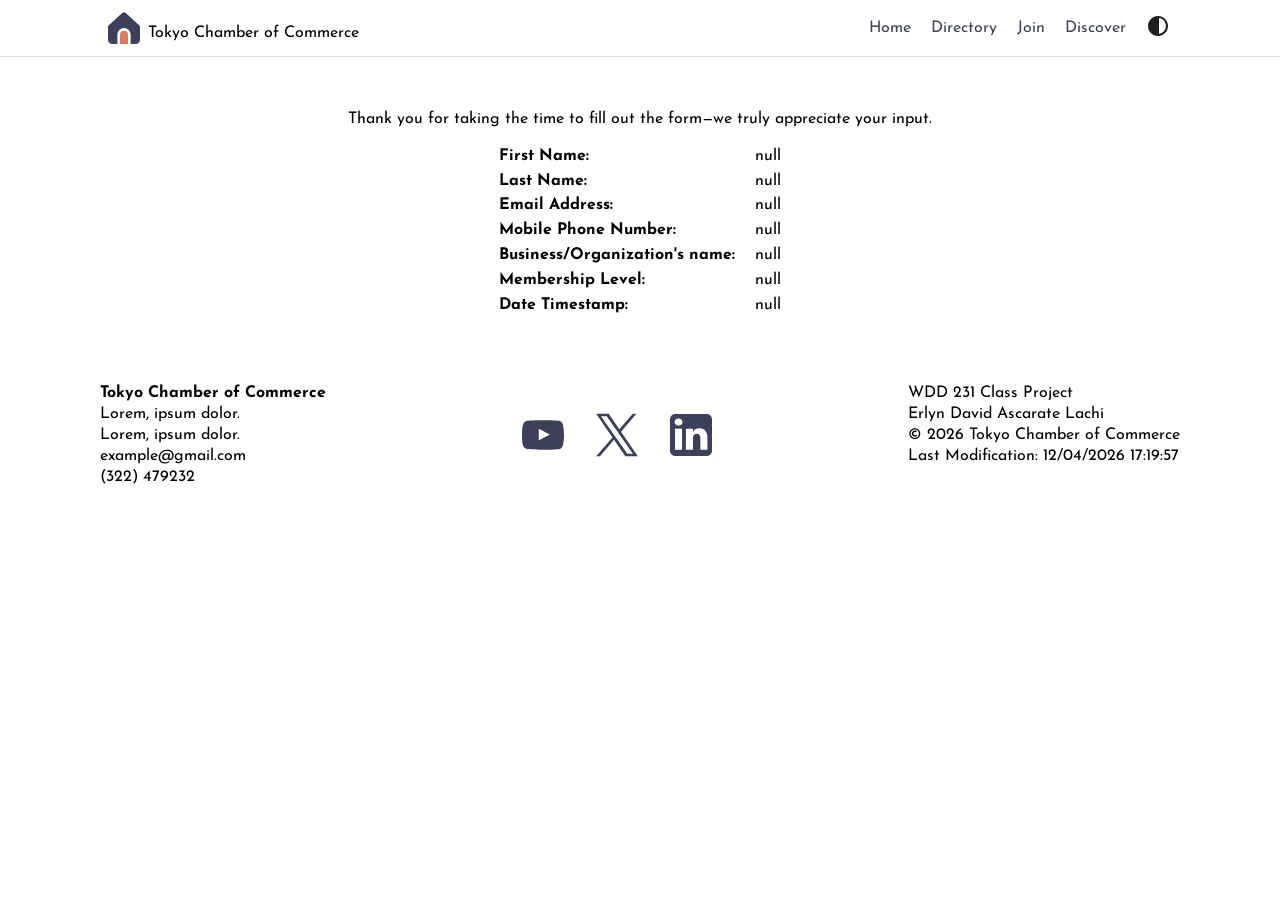
<file: chamber/thankyou.html>
<!DOCTYPE html>
<html lang="en">
<head>
    <meta charset="UTF-8">
    <meta name="viewport" content="width=device-width, initial-scale=1.0">
    <title>Thank you | Tokyo Chamber of Commerce</title>
    <meta name="description" content="">
    <meta name="author" content="Erlyn Ascarate">
    <link rel="shortcut icon" href="favicon.ico" type="image/x-icon">
    <link rel="preconnect" href="https://fonts.googleapis.com">
    <link rel="preconnect" href="https://fonts.gstatic.com" crossorigin>
    <link href="https://fonts.googleapis.com/css2?family=Josefin+Sans:ital,wght@0,100..700;1,100..700&display=swap" rel="stylesheet">
    <link rel="stylesheet" href="styles/reset.css">
    <link rel="stylesheet" href="styles/small.css">
    <link rel="stylesheet" href="styles/larger.css">
    <script src="scripts/navigation.js" defer></script>
    <script src="scripts/thankyou.js" defer></script>
    <script src="scripts/footer.js" defer></script>
</head>
<body>
    <header>
        <div class="header">
            <div>
                <img src="images/home.svg" alt="Site Logo">
                <h1>Tokyo Chamber of Commerce</h1>
            </div>
            <button id="ham-btn" class="hamburger" title="Menu"></button>
        </div>
        <nav id="nav-bar" class="navigation">
            <ul>
                <li><a href="index.html">Home</a></li>
                <li><a href="directory.html">Directory</a></li>
                <li><a href="join.html">Join</a></li>
                <li><a href="#">Discover</a></li>
            </ul>
            <button title="Change the contrast">
                <svg xmlns="http://www.w3.org/2000/svg" height="24px" viewBox="0 -960 960 960" width="24px" fill="#1f1f1f"><path d="M324-111.5Q251-143 197-197t-85.5-127Q80-397 80-480t31.5-156Q143-709 197-763t127-85.5Q397-880 480-880t156 31.5Q709-817 763-763t85.5 127Q880-563 880-480t-31.5 156Q817-251 763-197t-127 85.5Q563-80 480-80t-156-31.5ZM520-163q119-15 199.5-104.5T800-480q0-123-80.5-212.5T520-797v634Z"/></svg>
            </button>
        </nav>
    </header>
    <main class="thankyou-main">
        <p>Thank you for taking the time to fill out the form—we truly appreciate your input.</p>
        <div class="info">

        </div>
    </main>
    <footer>
        <div>
            <p>Tokyo Chamber of Commerce</p>
            <p>Lorem, ipsum dolor.</p>
            <p>Lorem, ipsum dolor.</p>
            <p>example@gmail.com</p>
            <p>(322) 479232</p>
        </div>
        <div class="social-media">
            <img src="images/youtube.svg" alt="Youtube icon">
            <img src="images/twitter.svg" alt="Twitter icon">
            <img src="images/linkedin.svg" alt="LinkedIn icon">
        </div>
        <div>
            <p>WDD 231 Class Project</p>
            <p>Erlyn David Ascarate Lachi</p>
            <p>
                &copy;
                <span id="currentyear"></span>
                Tokyo Chamber of Commerce
            </p>
            <p id="lastModified"></p>
        </div>
    </footer>
</body>
</html>
</file>
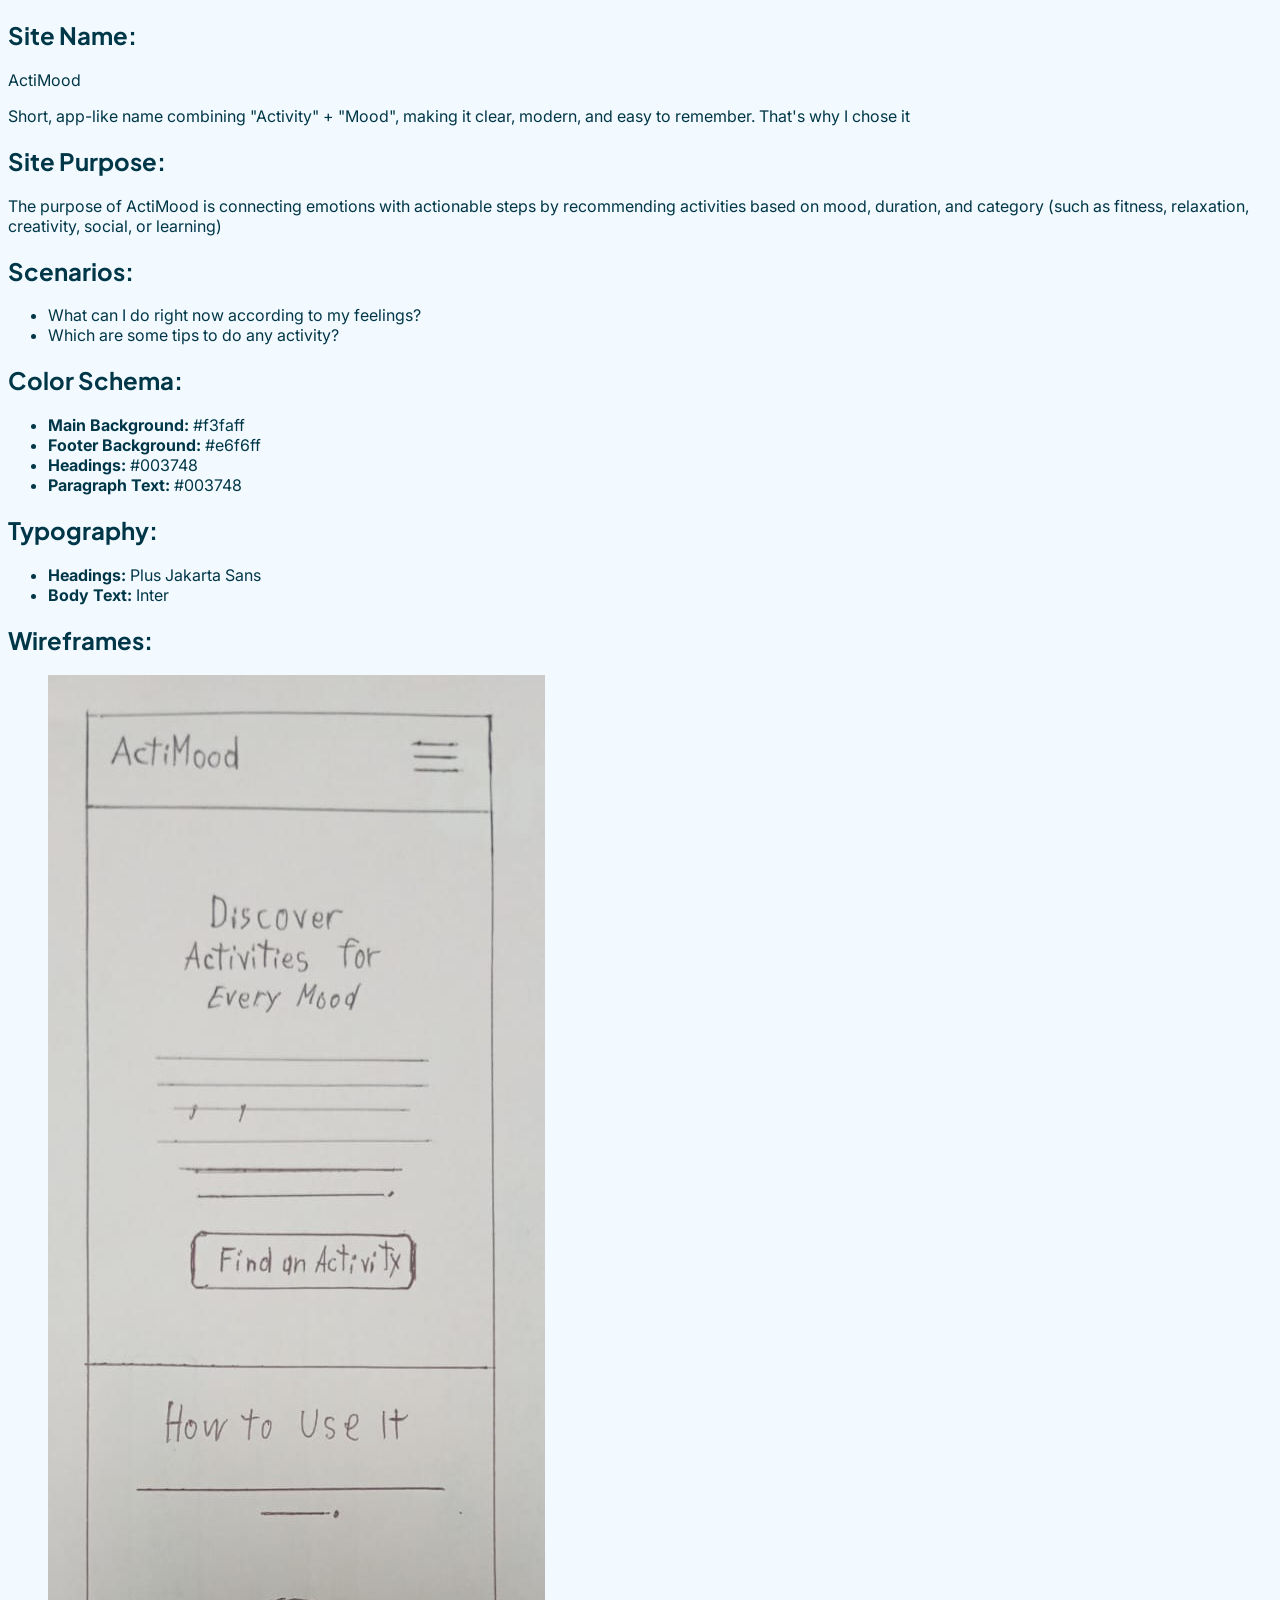
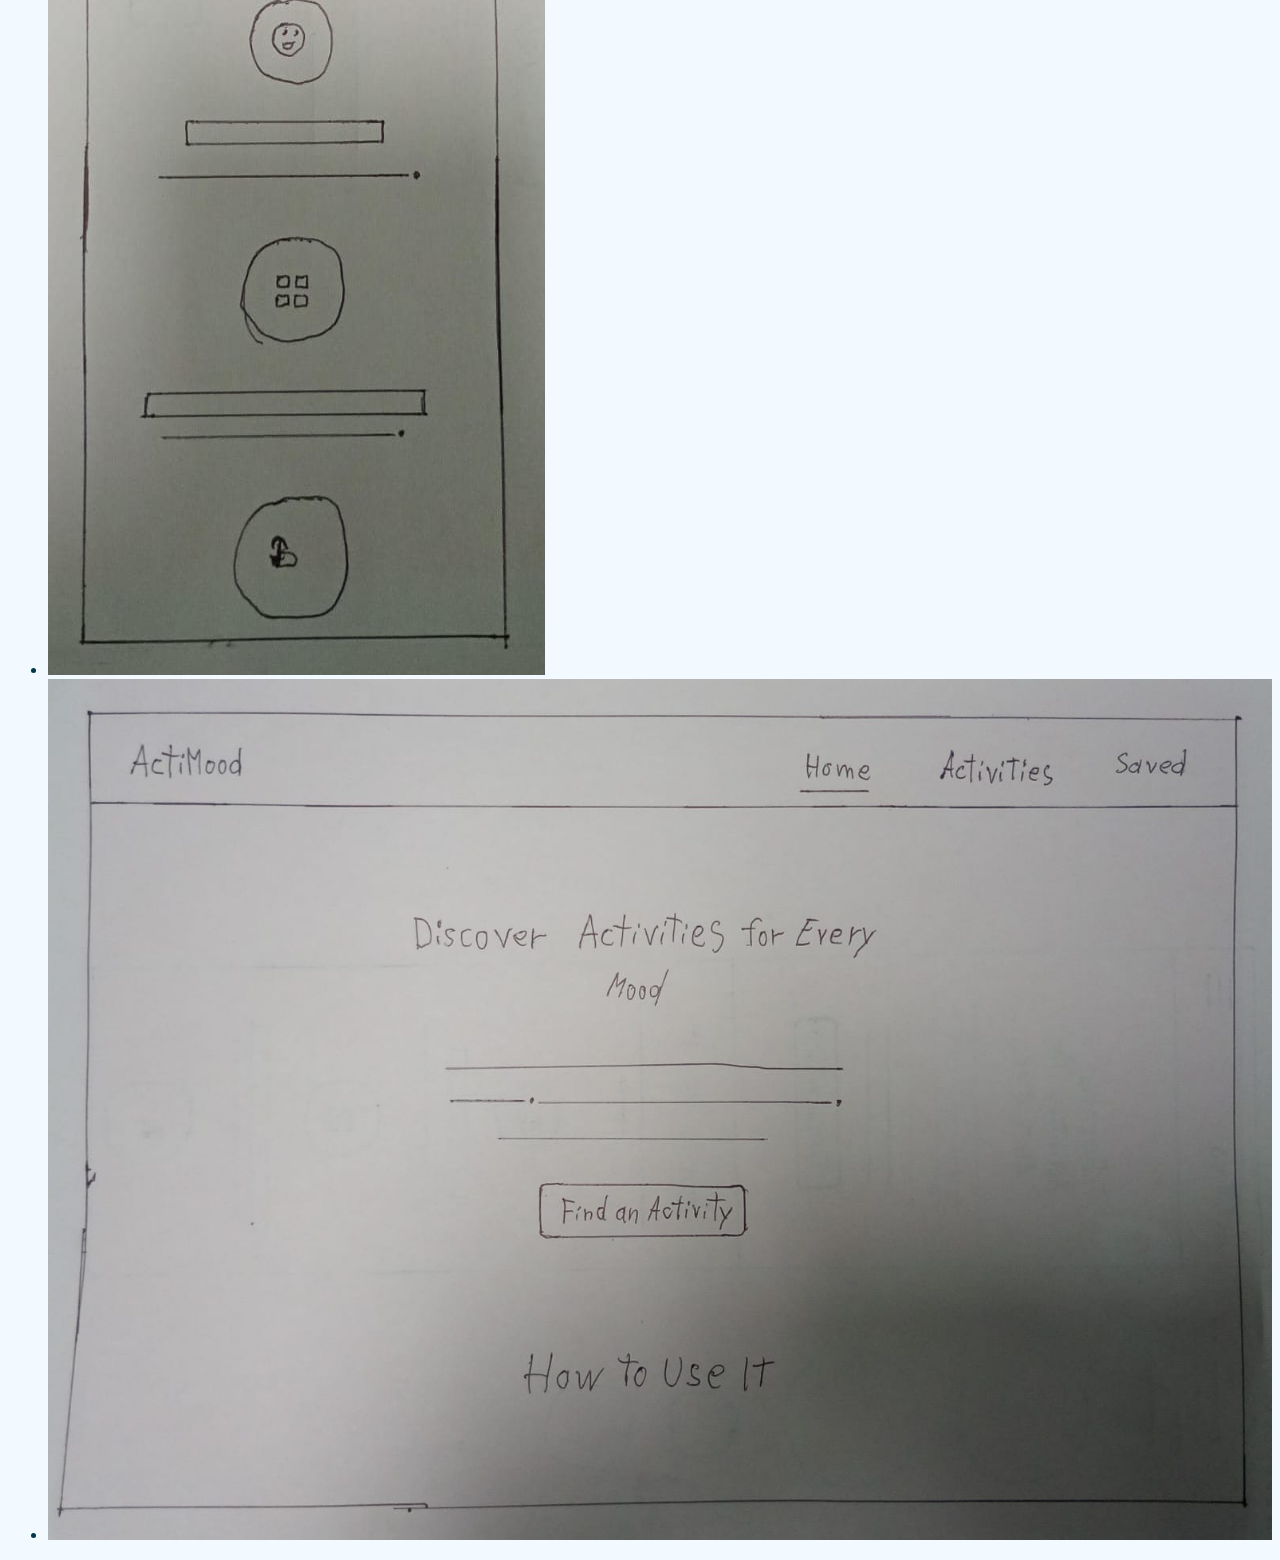
<file: finalproject/siteplan.html>
<!DOCTYPE html>
<html lang="en">
<head>
    <meta charset="UTF-8">
    <meta name="viewport" content="width=device-width, initial-scale=1.0">
    <title>Site Plan Document</title>
    <meta name="description"
        content="This page contains information about the design and wireframes of the final proyect of the course WDD 231 of BYU-Idaho">
    <meta name="author" content="Erlyn Ascarate">
    <link rel="preconnect" href="https://fonts.googleapis.com">
    <link rel="preconnect" href="https://fonts.gstatic.com" crossorigin>
    <link href="https://fonts.googleapis.com/css2?family=Inter:ital,opsz,wght@0,14..32,100..900;1,14..32,100..900&family=Plus+Jakarta+Sans:ital,wght@0,200..800;1,200..800&display=swap" rel="stylesheet">
    <link rel="stylesheet" href="styles/siteplan.css">
</head>
<body>
    <main>
        <h2>Site Name:</h2>
        <p>ActiMood</p>
        <p>Short, app-like name combining "Activity" + "Mood", making it clear, modern, and easy to remember. That's why I chose it</p>
        <h2>Site Purpose:</h2>
        <p>The purpose of ActiMood is connecting emotions with actionable steps by recommending activities based on mood, duration, and category (such as fitness, relaxation, creativity, social, or learning)</p>
        <h2>Scenarios:</h2>
        <ul>
            <li>What can I do right now according to my feelings?</li>
            <li>Which are some tips to do any activity?</li>
        </ul>
        <h2>Color Schema:</h2>
        <ul>
            <li>
                <strong>Main Background:</strong>
                #f3faff
            </li>
            <li>
                <strong>Footer Background:</strong>
                #e6f6ff
            </li>
            <li>
                <strong>Headings:</strong>
                #003748
            </li>
            <li>
                <strong>Paragraph Text:</strong>
                #003748
            </li>
        </ul>
        <h2>Typography:</h2>
        <ul>
            <li>
                <strong>Headings: </strong>
                Plus Jakarta Sans
            </li>
            <li>
                <strong>Body Text: </strong>
                Inter
            </li>
        </ul>
        <h2>Wireframes:</h2>
        <ul>
            <li>
                <img src="images/mobile.jpg" alt="Mobile view" width="497" height="1600" loading="lazy">
            </li>
            <li>
                <img src="images/desktop.jpg" alt="Desktop view" width="1535" height="1080" loading="lazy">
            </li>
        </ul>
    </main>
</body>
</html>
</file>
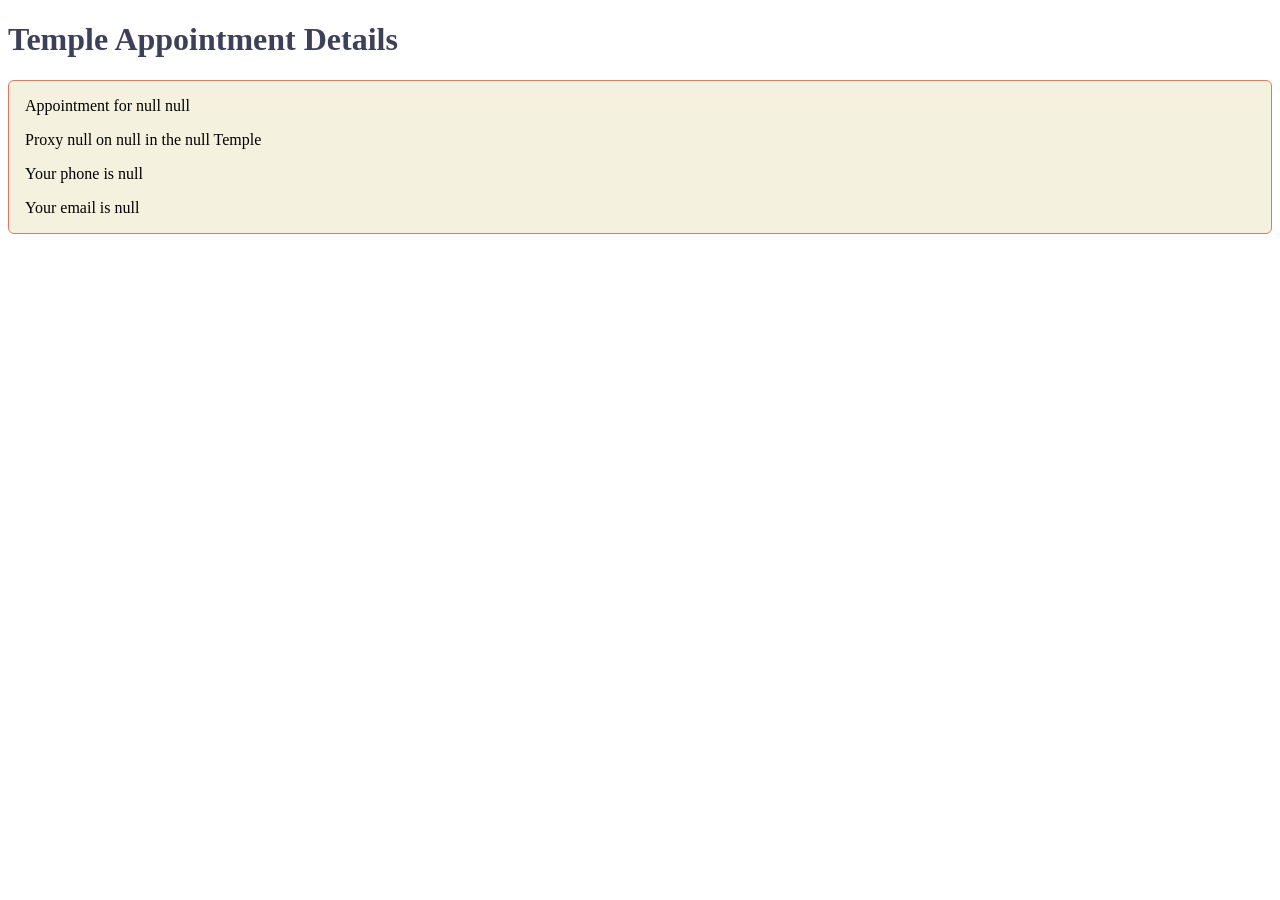
<file: start-here/thanks.html>
<!DOCTYPE html>
<html lang="en">

<head>
  <meta charset="UTF-8">
  <meta name="viewport" content="width=device-width, initial-scale=1.0">
  <meta name="description" content="Web Lab Start File">
  <meta name="author" content="Paul Cheney">

  <link rel="stylesheet" href="styles/small.css">
  <link rel="stylesheet" href="styles/large.css">

  <title>Web Lab Start File</title>
</head>

<body>

  <main>
    <h1>Temple Appointment Details</h1>

    <div id="results"></div>

  </main>



  <script src="js/scripts.js"></script>
</body>
</html>
</file>
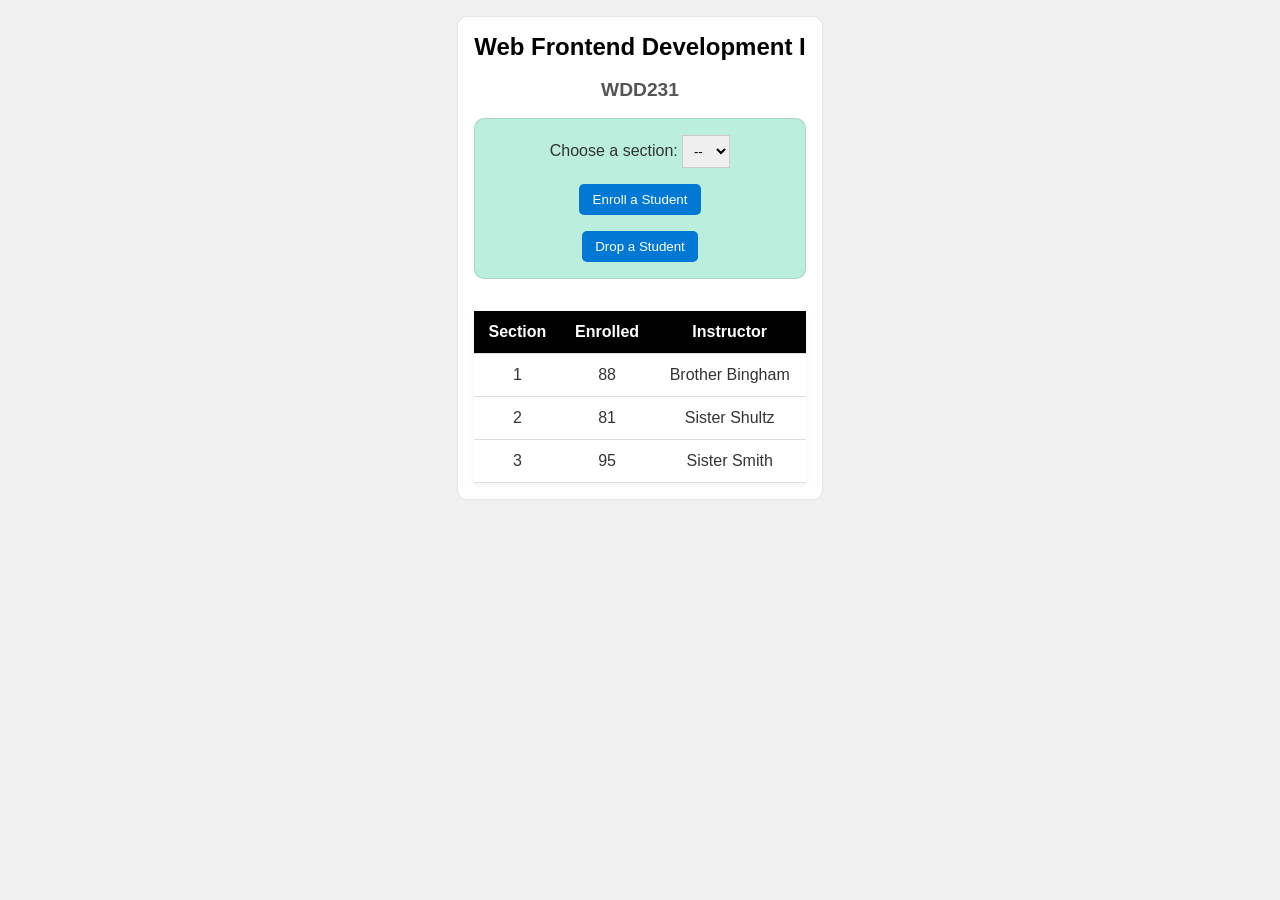
<file: week3/modules.html>
<!DOCTYPE html>
<html lang="en">

<head>
  <meta charset="UTF-8">
  <meta name="viewport" content="width=device-width, initial-scale=1.0">
  <title>Modules Example: Course and Sections</title>
  <link rel="stylesheet" href="styles/modules.css">
  <script type="module" src="scripts/modules.mjs"></script>
</head>

<body>
  <main>
  <h1 id="courseName"></h1>
  <h2 id="courseCode"></h2>

  <div id="enrollment">
    <label for="sectionNumber">Choose a section:</label>
    <select id="sectionNumber">
      <option value="0" disabled selected>--</option>
    </select>
    <button id="enrollStudent">Enroll a Student</button>
    <button id="dropStudent">Drop a Student</button>
  </div>

  <table>
    <thead>
      <tr>
        <th>Section</th>
        <th>Enrolled</th>
        <th>Instructor</th>
      </tr>
    </thead>
    <tbody id="sections"></tbody>
  </table>
  </main>
</body>

</html>
</file>
<file: styles/small.css>
body {
    font-family: "Josefin Sans", sans-serif;
}

img  {
    display: block;
    max-width: 100%;
    height: auto;
}

header {
    display: grid;
    grid-template-columns: 24px auto 44px;
    column-gap: 8px;
    align-items: end;
    border-bottom: 1px solid #ddd;
    padding: 5px 0 5px 10px;
}

header img {
    display: block;
    padding-bottom: 5px;
    width: 100%;
    height: auto;
}

header span {
    font-size: 1.2rem;
    color: #3d405b;
}

.hamburger {
    border: none;
    font-family: Verdana, Geneva, Tahoma, sans-serif;
    background: none;
    color: #3d405b;
    cursor: pointer;
}

.hamburger::before {
    content: "\2630";
    font-size: 2rem;
}

.hamburger.show::before {
    content: "\00d7";
}

.navigation {
    display: none;
}

.navigation.show {
    display: block;
}

.navigation ul {
    margin: 0;
    padding: 0;
    list-style-type: none;
}

.navigation li.current {
    background-color: #eee;
}

.navigation a {
    display: block;
    border-bottom: 1px solid #ddd;
    padding: .8rem 10px;
    color: #3d405b;
    text-decoration: none;
}

.navigation a:hover {
    background-color: #e07a5f;
}

main {
    padding: 0 10px;
}

section h2 {
    padding: 8px;
    color: #fff;
    background-color: #3d405b;
    text-align: center;
}

section img {
    margin: 0 auto;
}

.courses-section {
    display: grid;
    grid-template-columns: 1fr 1fr 1fr;
    column-gap: 8px;
    text-align: center;
}

.courses-section button {
    cursor: pointer;
}

#courses {
    display: grid;
    gap: 8px;
    margin-top: 8px;
}

@media (min-width: 28rem) {
    #courses {
        grid-template-columns: 1fr 1fr;
    }
}

#courses div {
    padding: 8px;
    color: #fff;
    background-color: #3d405b;
    cursor: pointer;
}

#courses div::before {
    content: "❌";
    margin-right: 4px;
}

#courses div.completed {
    color: #393939;
    background-color: #5ce0ca;
}

#courses div.completed::before {
    content: "✅";
    margin-right: 4px;
}

.courses-section h2,
#courses,
.courses-section p {
    grid-column: 1 / -1;
}

#course-details {
    border-radius: .25rem;
    border: 1px solid rgb(0 0 0 / 10%);
    padding: 1rem;
    width: 80%;
    max-width: 600px;
    background-color: #fff;
    box-shadow: 0 0 3rem rgb(0 0 0 / 25%);
}

::backdrop {
    background-color: rgba(0, 0, 0, 0.5);
}

#course-details button {
  position: absolute;
  top: 23px;
  right: 23px;
  padding: .5rem;
  border: 1px solid rgb(0 0 0 / 10%);
  cursor: pointer;
}

footer {
    padding: 1rem 10px;
    background-color: #eee;
    text-align: center;
}

.social {
    display: flex;
    justify-content: center;
    column-gap: 8px;
}

.social a {
    border: 1px solid #ccc;
    border-radius: 22px;
    padding: 11px;
}

.social a:hover {
    background-color: #ddd;
}

.social img {
    display: block;
    width: 22px;
    height: 22px;
}
</file>
<file: styles/larger.css>
@media only screen and (min-width: 38rem) {
    header,
    nav,
    main,
    footer {
        margin: 0 auto;
        max-width: 900px;
    }

    header {
        grid-template-columns: 24px auto;
    }

    .hamburger {
        display: none;
    }

    .navigation {
        display: block;
        border-bottom: 1px solid #eee;
    }

    .navigation ul {
        display: flex;
    }

    .navigation a {
        border: none;
    }

    main {
        display: grid;
        grid-template-columns: 1fr 1fr 1fr;
        gap: 16px;
    }

    h1, .courses-section {
        grid-column: 1 / -1;
    }

    .about {
        grid-column: 1 / 3;
    }

    #courses {
        grid-template-columns: 1fr 1fr 1fr;
    }
}
</file>
<file: chamber/styles/small.css>
body {
    font-family: "Josefin Sans", sans-serif;
    line-height: 1.3;
}

img  {
    display: block;
    max-width: 100%;
    height: auto;
}

a {
    text-decoration: none;
}

strong {
    font-weight: 700;
}

.header {
    display: flex;
    justify-content: space-between;
    align-items: center;
    border-bottom: 1px solid #ddd;
    padding: 8px;
}

.header div {
    display: flex;
    align-items: end;
    column-gap: 8px;
}

header img {
    width: 32px;
}

.hamburger {
    border: none;
    font-family: Verdana, Geneva, Tahoma, sans-serif;
    background: none;
    color: #3d405b;
    cursor: pointer;
}

.hamburger::before {
    content: "\2630";
    font-size: 2rem;
}

.hamburger.show::before {
    content: "\00d7";
}

.navigation {
    display: none;
    grid-column: 1 / -1;
}

.navigation.show {
    display: flex;
}

.navigation ul {
    flex: 1;
    margin: 0;
    padding: 0;
    list-style-type: none;
}

.navigation li.current {
    background-color: #eee;
}

.navigation a {
    display: block;
    border-bottom: 1px solid #ddd;
    padding: 1.1rem 10px;
    color: #3d405b;
}

.navigation a:hover {
    background-color: #e07a5f;
}

.navigation button {
    display: none;
    border: none;
    padding: 10px;
    background: none;
}

main {
    margin: 0 auto;
    padding: 16px;
    max-width: 1000px;
}

/* Home */

.hero {
    position: relative;
    border-radius: 16px;
    height: 567px;
    overflow: hidden;
}

.hero img {
    width: 100%;
    height: 100%;
    object-fit: cover;
    object-position: right;
}

.hero div {
    position: absolute;
    inset: 0;
    display: flex;
    flex-direction: column;
    justify-content: center;
    align-items: center;
    background-color: rgb(0 0 0 / .2);
}

.hero h2 {
    font-size: 5rem;
    color: #fff;
}

.hero a {
    border-radius: 16px;
    padding: 12px;
    color: #fff;
    background-color: #5c3d3f;
    box-shadow: 0 0 40px #000;
    white-space: nowrap;
}

.home {
    display: grid;
    gap: 16px;
}

.home h2 {
    padding-top: 16px;
    font-size: 2rem;
}

.home-card {
    border-radius: 8px;
    background-color: #eee;
    overflow: hidden;
}

.home-card h3 {
    padding: 8px;
    color: #fff;
    background-color: #3d405b;
}

#container-events {
    display: grid;
    gap: 8px;
}

@media (min-width: 480px) {
    #container-events {
        font-size: 1.3rem;
    }
}

#container-weather {
    display: flex;
    justify-content: center;
    align-items: start;
    text-transform: capitalize;
}

#container-events,
#container-weather div,
#container-forecast {
    padding: 16px;
}

#container-weather div span,
#container-forecast span {
    font-weight: 700;
}

#container-forecast {
    font-size: 1.50rem;
}

#businesses {
    display: flex;
    justify-content: center;
    align-items: start;
    flex-wrap: wrap;
    gap: 8px;
    padding-top: 24px;
}

.business {
    display: grid;
    border-radius: 16px;
    color: #3d405b;
    background-color: #eee;
}

.business h2,
.business span {
    text-align: center;
}

.business h2 {
    padding-top: 8px;
    font-size: 1.4rem;
}

.business > span {
    border-bottom: 1px solid #000;
}

.business-container {
    display: flex;
    flex-direction: column;
    align-self: center;
    gap: 8px;
    padding: 12px;
}

.business-container a {
    color: #3d405b;
    overflow-wrap: anywhere;
    text-decoration: underline;
}

.business-container span {
    font-style: italic;
}

/* Directory */

.menu {
    display: flex;
    justify-content: center;
    gap: 32px;
    margin-bottom: 16px;
}

.menu button {
    border-radius: 4px;
    border: 1px solid #005383;
    padding: 4px;
    background: none;
    cursor: pointer;
}

.menu button:hover {
    background-color: #cbf3f0;
}

.menu svg {
    width: 32px;
    height: 32px;
}

.grid {
    display: grid;
    grid-template-columns: repeat(auto-fit, minmax(250px, 1fr));
    gap: 16px;
}

.card {
    display: flex;
    flex-direction: column;
    align-items: center;
    gap: 8px;
    padding: 32px;
    text-align: center;
    box-shadow: 0 0 16px 0 rgb(0 0 0 / .2);
}

.card a {
    color: #014a65;
    overflow-wrap: anywhere;
}

.list .card {
    flex-direction: row;
    flex-wrap: wrap;
    justify-content: center;
    box-shadow: none;
}

.list .card:nth-child(odd) {
    background-color: #edfbfa;
}

@media (min-width: 700px) {
    .list .card {
        flex-wrap: nowrap;
        justify-content: space-between;
        text-align: left;
    }
}

.list .card img {
    display: none;
}

/* Join */

.main-join {
    display: flex;
    flex-direction: column;
    gap: 32px;
}

.main-join section {
    margin: 0 auto;
    max-width: 600px;
    width: 100%;
}

h2 {
    font-size: 1.5rem;
}

form {
    display: flex;
    flex-direction: column;
    gap: 12px;
}

label {
    display: flex;
    flex-direction: column;
}

fieldset label {
    flex-direction: row;
    align-items: baseline;
    column-gap: 8px;
    padding: 12px 0;
}

input,
textarea {
    padding: 11px;
    font-size: 1rem;
}

textarea {
    resize: vertical;
}

input[type="submit"] {
    cursor: pointer;
}

.levels {
    display: flex;
    flex-direction: column;
    gap: 16px;
}

.levels div {
    display: flex;
    flex-direction: column;
    align-items: center;
    gap: 8px;
    border-radius: 8px;
    border-start-end-radius: 32px;
    border-end-start-radius: 32px;
    padding: 20px;
    background-color: #eee;
    animation: fade 1s;
}

@keyframes fade {
    0% {
        transform: translateX(100px);
        opacity: 0;
    }

    100% {
        transform: translateX(0);
        opacity: 1;
    }
}

.levels button {
    cursor: pointer;
}

#membership-details {
    line-height: 2;
}

#membership-details button {
    position: absolute;
    right: 16px;
    cursor: pointer;
}

#membership-details h3 {
    font-size: 1.5rem;
}

#membership-details ul {
    list-style: inside;
}

/* Thank you */

.thankyou-main {
    display: flex;
    flex-direction: column;
    align-items: center;
    gap: 16px;
    padding-block: 52px;
}

.info {
    display: grid;
    grid-template-columns: repeat(2, minmax(0, auto));
    align-items: center;
    gap: 4px 20px;
    overflow-wrap: anywhere;
}

/* Discover */

#last-visit {
    margin-bottom: 16px;
    border-radius: 16px;
    padding: 16px;
    background-color: #eee;
}

#places {
    display: grid;
    grid-template-areas:
        "card-1"
        "card-2"
        "card-3"
        "card-4"
        "card-5"
        "card-6"
        "card-7"
        "card-8";
    gap: 16px;
}

#places div {
    display: flex;
    flex-direction: column;
    gap: 8px;
    background-color: #fff;
}

#places div h2,
#places div address {
    text-align: center;
}

#places div img {
    border-radius: 8px;
    width: 100%;
}

#places div address {
    font-style: italic;
}

#places div button {
    align-self: center;
}

/* Footer */

footer {
    display: flex;
    flex-direction: column;
    gap: 16px;
    padding: 16px;
    text-align: center;
}

footer div:first-child p:first-child {
    font-weight: 700;
}

.social-media {
    display: flex;
    justify-content: center;
    column-gap: 32px;
}

.social-media img {
    width: 42px;
}
</file>
<file: chamber/styles/larger.css>
@media (min-width: 935px) {
    header {
        display: flex;
        justify-content: space-between;
        align-items: center;
        border-bottom: 1px solid #ddd;
        padding: 0 100px;
    }

    .header {
        border: none;
    }

    .hamburger {
        display: none;
    }

    .navigation {
        display: flex;
    }

    .navigation ul {
        display: flex;
    }

    .navigation a {
        border: none;
    }

    .navigation button {
        display: block;
    }

    .home {
        grid-template-columns: 2fr 1fr 1fr;
    }

    .home h2 {
        grid-column: 1 / -1;
    }

    .business {
        flex: 1;
    }

    .main-join {
        flex-direction: row;
    }

    #places {
        grid-template-areas:
            "card-1 card-2 card-3"
            "card-4 card-5 card-6"
            "card-7 card-8 .";
    }

    #places img:hover {
        transform: scaleX(-1);
    }

    footer {
        flex-direction: row;
        justify-content: space-between;
        padding: 16px 100px;
        text-align: left;
    }
}
</file>
<file: finalproject/styles/small.css>
:root {
    --primary: #00687b;
    --ink-color: #003748b3;
    --title-color: #003748;
}

body {
    font-family: "Inter", sans-serif;
    line-height: 1.4;
    color: var(--ink-color);
    background-color: #f3faff;
}

img  {
    display: block;
    max-width: 100%;
    height: auto;
}

a {
    text-decoration: none;
}

h1, h2, h3 {
    font-family: "Plus Jakarta Sans", sans-serif;
    color: #003748;
}

header {
    box-shadow: 0 0 20px 0 rgba(0, 0, 0, .1);
}

.header {
    display: flex;
    justify-content: space-between;
    align-items: center;
    padding: 8px 16px;
}

.header h1 {
    font-size: 1.2rem;
    font-weight: 500;
}

.hamburger {
    border: none;
    font-family: Verdana, Geneva, Tahoma, sans-serif;
    background: none;
    color: #3d405b;
    cursor: pointer;
}

.hamburger::before {
    content: "\2630";
    font-size: 2rem;
}

.hamburger.show::before {
    content: "\00d7";
}

.navigation {
    display: none;
}

.navigation.show {
    display: flex;
}

.navigation ul {
    flex: 1;
    margin: 0;
    padding: 0;
    list-style-type: none;
}

.navigation li.current,
.navigation li:hover {
    color: var(--primary);
    text-decoration: underline;
}

.navigation a {
    display: block;
    border-top: 1px solid #ddd;
    padding: 1.1rem 10px;
    color: inherit;
}

main {
    margin: 0 auto;
    padding: 16px;
    max-width: 1200px;
}

/* Home */

h2 {
    font-size: 2rem;
    font-weight: 600;
}

section {
    padding: 32px 0;
}

.hero {
    display: flex;
    flex-direction: column;
    align-items: center;
    gap: 32px;
    margin: 0 auto;
    max-width: 500px;
    text-align: center;
}

.hero span {
    font-style: italic;
    color: var(--primary);
}

.hero a {
    border-radius: 8px;
    padding: 12px 20px;
    color: #fff;
    background-color: var(--primary);
}

.how {
    text-align: center;
}

.how > p {
    margin: 12px 0 40px;
}

.steps {
    display: flex;
    flex-wrap: wrap;
    justify-content: center;
    gap: 32px;
}

@media (min-width: 599px) {
    .steps {
        justify-content: space-evenly;
    }
}

.steps span {
    display: inline-block;
    border-radius: 50%;
    padding: 24px;
    background-color: #bce9ff;
    line-height: .5;
}

.steps h3 {
    margin: 16px 0 8px;
    font-size: 1.2rem;
    font-weight: 500;
}

.why {
    display: flex;
    flex-direction: column;
    gap: 32px;
    margin: 0 auto;
    max-width: 550px;
}

.why h2 {
    text-align: center;
}

.why div {
    display: grid;
    grid-template-columns: auto 1fr;
    grid-template-rows: auto auto;
    align-items: start;
    gap: 4px 16px;
}

.why span {
    grid-row: 1 / -1;
    border-radius: 8px;
    padding: 8px;
    background-color: #bce9ff;
    line-height: .5;
}

/* Activities */

.activities {
    display: grid;
    grid-template-columns: repeat(auto-fit, minmax(280px, 1fr));
    gap: 16px;
}

.activity {
    position: relative;
    border-top-left-radius: 32px;
    border-bottom-right-radius: 32px;
    overflow: hidden;
    background-color: #e6f6ff;
    cursor: pointer;
}

.favorite {
    position: absolute;
    top: 8px;
    right: 8px;
    border-radius: 50%;
    border: none;
    padding: 8px;
    backdrop-filter: blur(8px);
    background: rgba(0, 0, 0, 0.2);
    line-height: .4;
    cursor: pointer;
}

.favorite svg:last-child {
    display: none;
}

.favorite.added svg:first-child {
    display: none;
}

.favorite.added svg:last-child {
    display: inline;
}

.activity-desc {
    padding: 16px;
}

.activity-desc div {
    display: flex;
    justify-content: space-between;
    gap: 8px;
}

.activity-desc h3 {
    font-weight: 600;
}

.activity-desc span {
    display: flex;
    align-items: center;
    gap: 4px;
}

div.chips {
    justify-content: start;
    padding-top: 8px;
}

.chips span {
    border-radius: 16px;
    padding: 4px 12px;
    color: #004653;
    background-color: #8de1f7;
    text-transform: capitalize;
}

.chips span:last-child {
    color: #6f3a00;
    background-color: #ffdcc3;
}

#activity-details {
    border-radius: 32px;
    border: none;
    padding: 0;
    width: 89%;
    max-width: 900px;
}

::backdrop {
    backdrop-filter: blur(2px);
    background-color: rgba(0, 0, 0, 0.3);
}

#modalContent {
    display: flex;
    flex-direction: column;
}

#closeModal {
    position: absolute;
    top: 16px;
    right: 16px;
    border-radius: 50%;
    border: none;
    padding: 8px;
    backdrop-filter: blur(8px);
    background: rgba(0, 0, 0, 0.2);
    line-height: .4;
    cursor: pointer;
}

#closeModal:focus-visible {
    outline: 1px solid rgba(0, 0, 0, 0.6);
}

#modalContent img {
    object-fit: cover;
}

.modal-info {
    padding: 20px;
    color: var(--ink-color);
}

.modal-info .chips {
    padding: 0;
}

.modal-info h2 {
    padding: 16px 0 8px;
}

.modal-info p {
    padding: 32px 0;
}

.modal-info span {
    display: inline-flex;
    align-items: center;
    gap: 8px;
    color: var(--title-color);
}

.tips {
    border-radius: 16px;
    padding: 16px;
    color: #6f3a00;
    background-color: #ffdcc3;
}

.tips h3 {
    color: inherit;
}

.tips li {
    margin-top: 16px;
}

.tips h3,
.tips li {
    display: flex;
    gap: 8px;
}

.tips svg {
    flex-shrink: 0;
}

/* Footer */

footer {
    display: flex;
    flex-direction: column;
    justify-content: space-between;
    align-items: center;
    gap: 12px;
    padding: 32px;
    background-color: #e6f6ff;
}

footer .title {
    font-size: 1.8rem;
    font-weight: 500;
    color: var(--primary)
}

footer a {
    color: var(--primary);
    text-decoration: underline;
}

footer a:first-child {
    margin-right: 20px;
}
</file>
<file: finalproject/styles/larger.css>
@media (min-width: 700px) {
    #modalContent {
        flex-direction: row;
    }

    #modalContent img {
        width: 40%;
    }
}

@media (min-width: 800px) {
    header {
        display: flex;
        justify-content: space-between;
        align-items: center;
    }
    
    .hamburger {
        display: none;
    }

    .navigation {
        display: flex;
    }

    .navigation ul {
        display: flex;
    }

    .navigation a {
        border: none;
    }

    /* Footer */

    footer {
        flex-direction: row;
    }
}
</file>
<file: start-here/styles/small.css>
*{box-sizing: border-box;}
html {
  -webkit-text-size-adjust: 100%; 
  -ms-text-size-adjust: 100%;
}

h1 {
  color: #3D405B;
}

form {
    margin: 1rem 2%;
  
    label {
      display: block;
      font-size: .8rem;
      color: purple;
      padding-top: .2rem;
    }
    h3 {
      font-size: .9rem;
      color: #E07A5F;
      margin: 1.5rem 0 .2rem 0;
      border-bottom: 1px solid #eee;
    }
  
    input[type=text],
    input[type=tel],
    input[type=date],
    input[type=email],
    select {
      display: block;
      margin: .1rem 0 1rem 0 ;
      padding: .3rem;
      border: 1px solid #999;
      border-radius: 4px;
      border-left-width: 5px;
      border-left-color:#555;
      font-size: 1rem;
      color: #3D405B;
      width: 250px;
    }
  
    input:required {border-left-color: #d70000;}
    input:focus {border-left-color: black; outline:none;}
    input:required:valid{border-left-color: green;}
  
    input[type=submit] {
      border: none;
      text-align: center;
      background-color: #3D405B;
      color: white;
      border-radius: 1rem;
      padding: .75rem 1.5rem;
      margin: 2rem 0;
      font-size: 1.2rem;
      -webkit-appearance: none;
      appearance: none;
    }
  }
  input:-webkit-autofill{
    -webkit-text-fill-color: #3D405B;
  }
  
  #results {
    background-color: #F4F1DE;
    padding: 0 1rem;
    border: 1px solid #E07A5F;
    border-radius: 6px;
  }
</file>
<file: start-here/styles/large.css>
@media only screen and (min-width: 38rem) {


} /*end media query*/
</file>
<file: styles/prophets.css>
* {
    margin: 0;
    padding: 0;
    box-sizing: border-box;
}

body {
    font-family: sans-serif;
}

img {
    max-width: 100%;
    height: auto;
}

h1 {
    padding: 16px;
    color: #434381;
    text-align: center;
}

main {
    padding: 16px;
}

#cards {
    display: grid;
    grid-template-columns: repeat(auto-fit, minmax(250px, 1fr));
    gap: 8px;
    padding: 16px;
    box-shadow: 1px 1px 32px rgb(0, 0, 0, 0.7);
}

section {
    display: flex;
    flex-direction: column;
    align-items: center;
    gap: 8px;
    border: 1px solid #434381;
    padding: 10px;
    background-color: #b9b9cc;
}

section h2 {
    color: #434381;
}

footer {
    padding: 20px;
    text-align: center;
}
</file>
<file: chamber/styles/medium.css>
@media (min-width: 641px) {
    #places {
        grid-template-areas:
            "card-1 card-2"
            "card-3 card-4"
            "card-5 card-6"
            "card-7 card-8";
    }
}
</file>
<file: finalproject/styles/siteplan.css>
body {
    font-family: "Inter", sans-serif;
    color: #003748;
    background-color: #f3faff;
}

img {
    max-width: 100%;
    height: auto;
}

h1, h2, h3 {
    font-family: "Plus Jakarta Sans", sans-serif;
    color: #003748;
}

footer {
    background-color: #e6f6ff;
}
</file>
<file: week3/styles/modules.css>
* {
  margin: 0;
  padding: 0;
  box-sizing: border-box;
}

body {
  font-family: Arial, sans-serif;
  background-color: #f0f0f0;
}

main {
  padding: 1rem;
  background-color: #fff;
  color: #333;
  width: fit-content;
  margin: 1rem auto;
  border: 1px solid rgb(0 0 0 / 10%);
  border-radius: 10px;
}

h1 {
  font-size: 1.5rem;
  color: #000;
}

h2 {
  font-size: 1.2rem;
  color: #555;
}

h1,
h2 {
  text-align: center;;
  margin-bottom: 1.1rem;
}

form p {
  margin: .5rem;
  font-weight: bold;
}

#enrollment {
  padding: 1rem 1rem 0 1rem;
  border: 1px solid rgb(0 0 0 / 10%);
  border-radius: 10px;
  background-color: #bed;
  text-align: center;
}

select {
  padding: 0.5em;
  border: 1px solid #ccc;
  width: 3rem;
}

button {
  display: block;
  margin: 1rem auto;
  padding: 0.6em 1em;
  border: none;
  border-radius: 5px;
  background-color: #0078d4;
  color: white;
  cursor: pointer;
}

button:hover {
  background-color: #005fa3;
}

table {
  margin-top: 2rem;
  width: 100%;
  border-collapse: collapse;
  background-color: white;
  box-shadow: 0 2px 6px rgb(0 0 0 / 5%);
}

th,
td {
  padding: 0.75rem;
  text-align: center;
  border-bottom: 1px solid #ddd;
}

th {
  background-color: #000;
  color: white;
  font-weight: bold;
}

tr:hover {
  background-color: #bbb;
}
</file>
